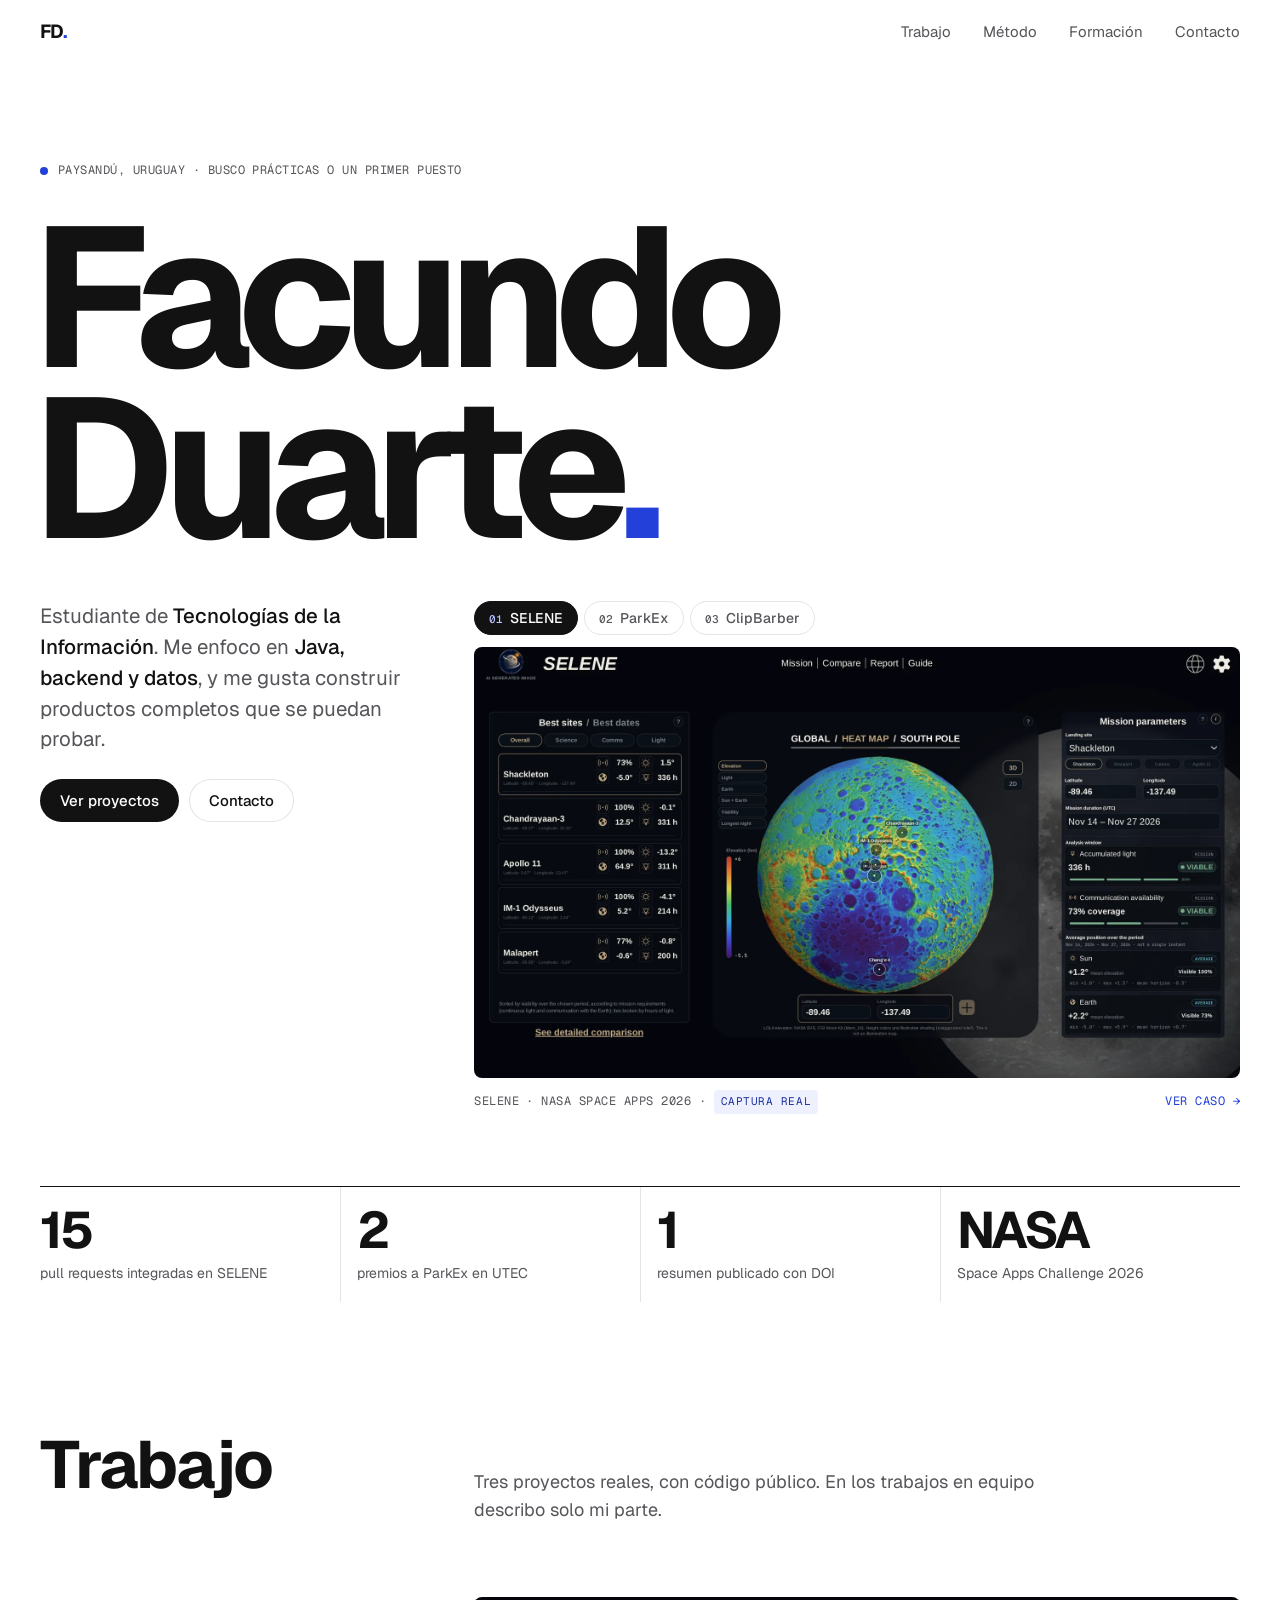
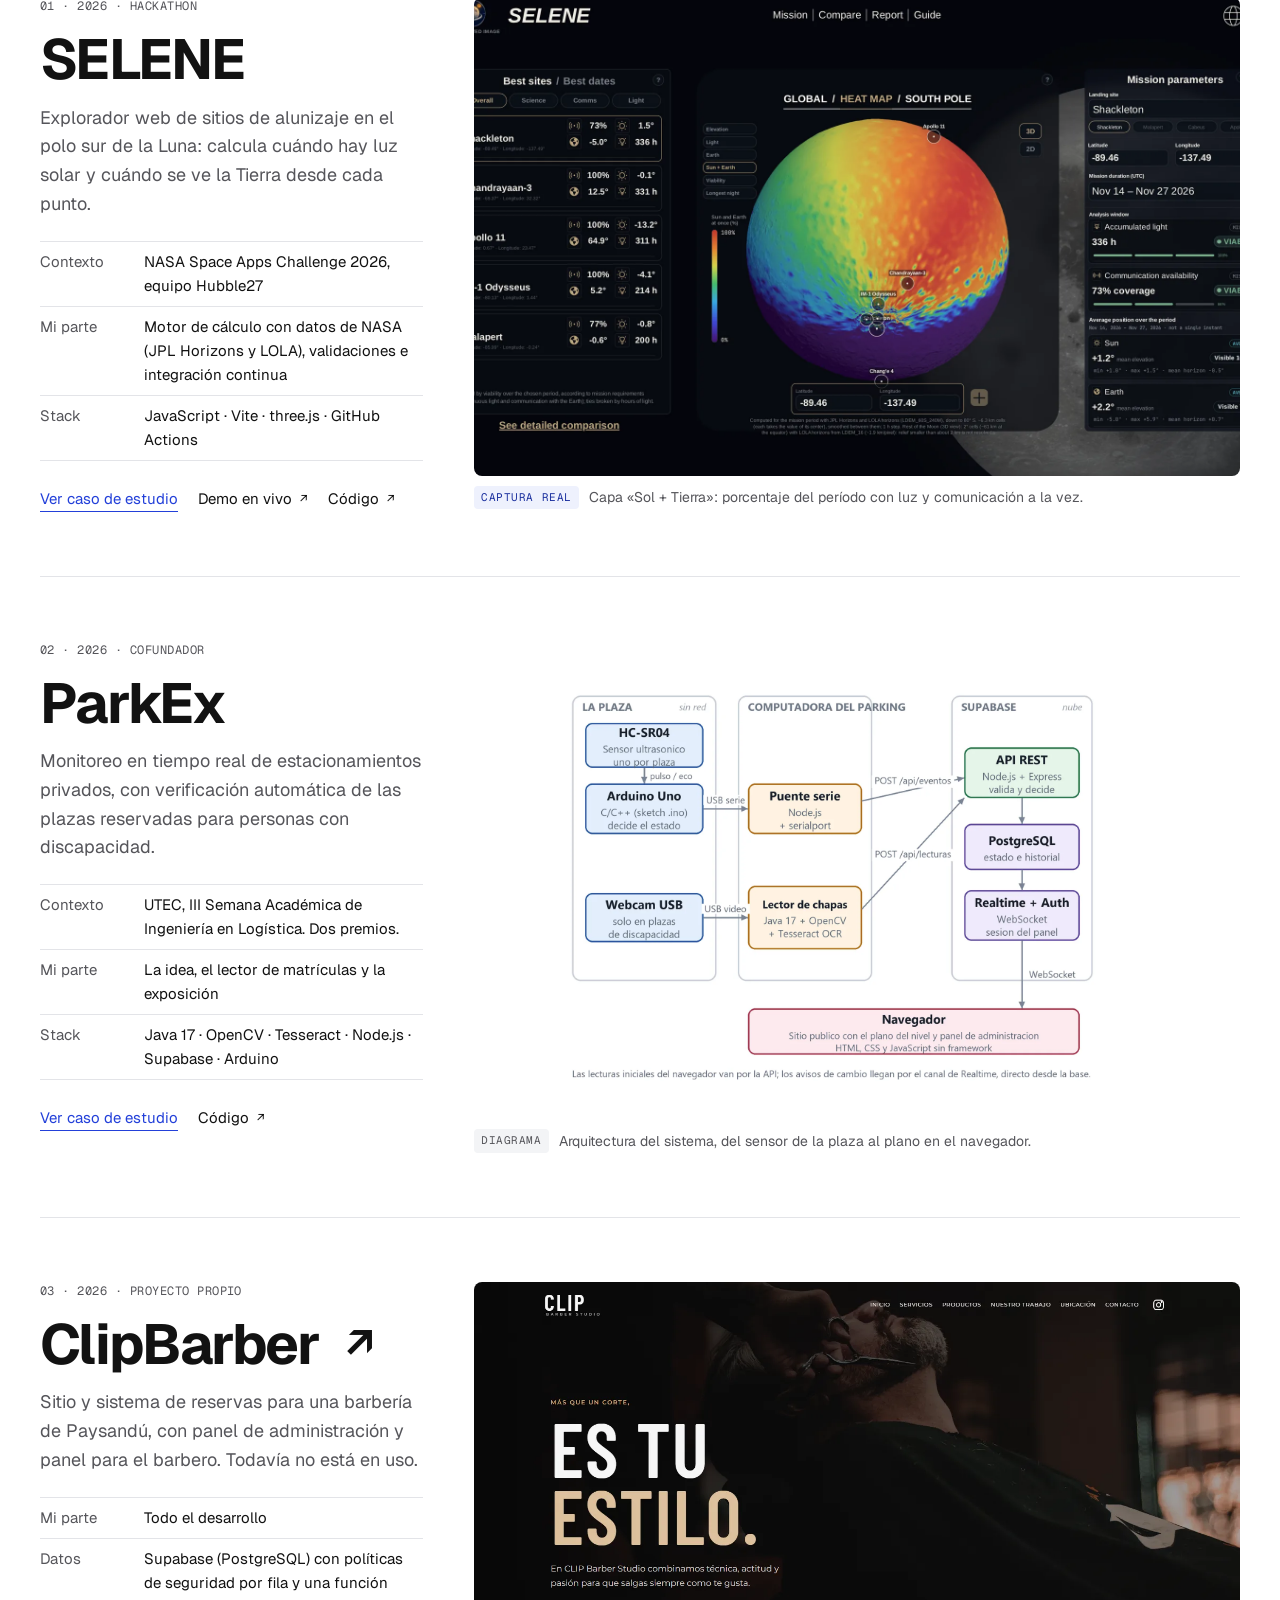
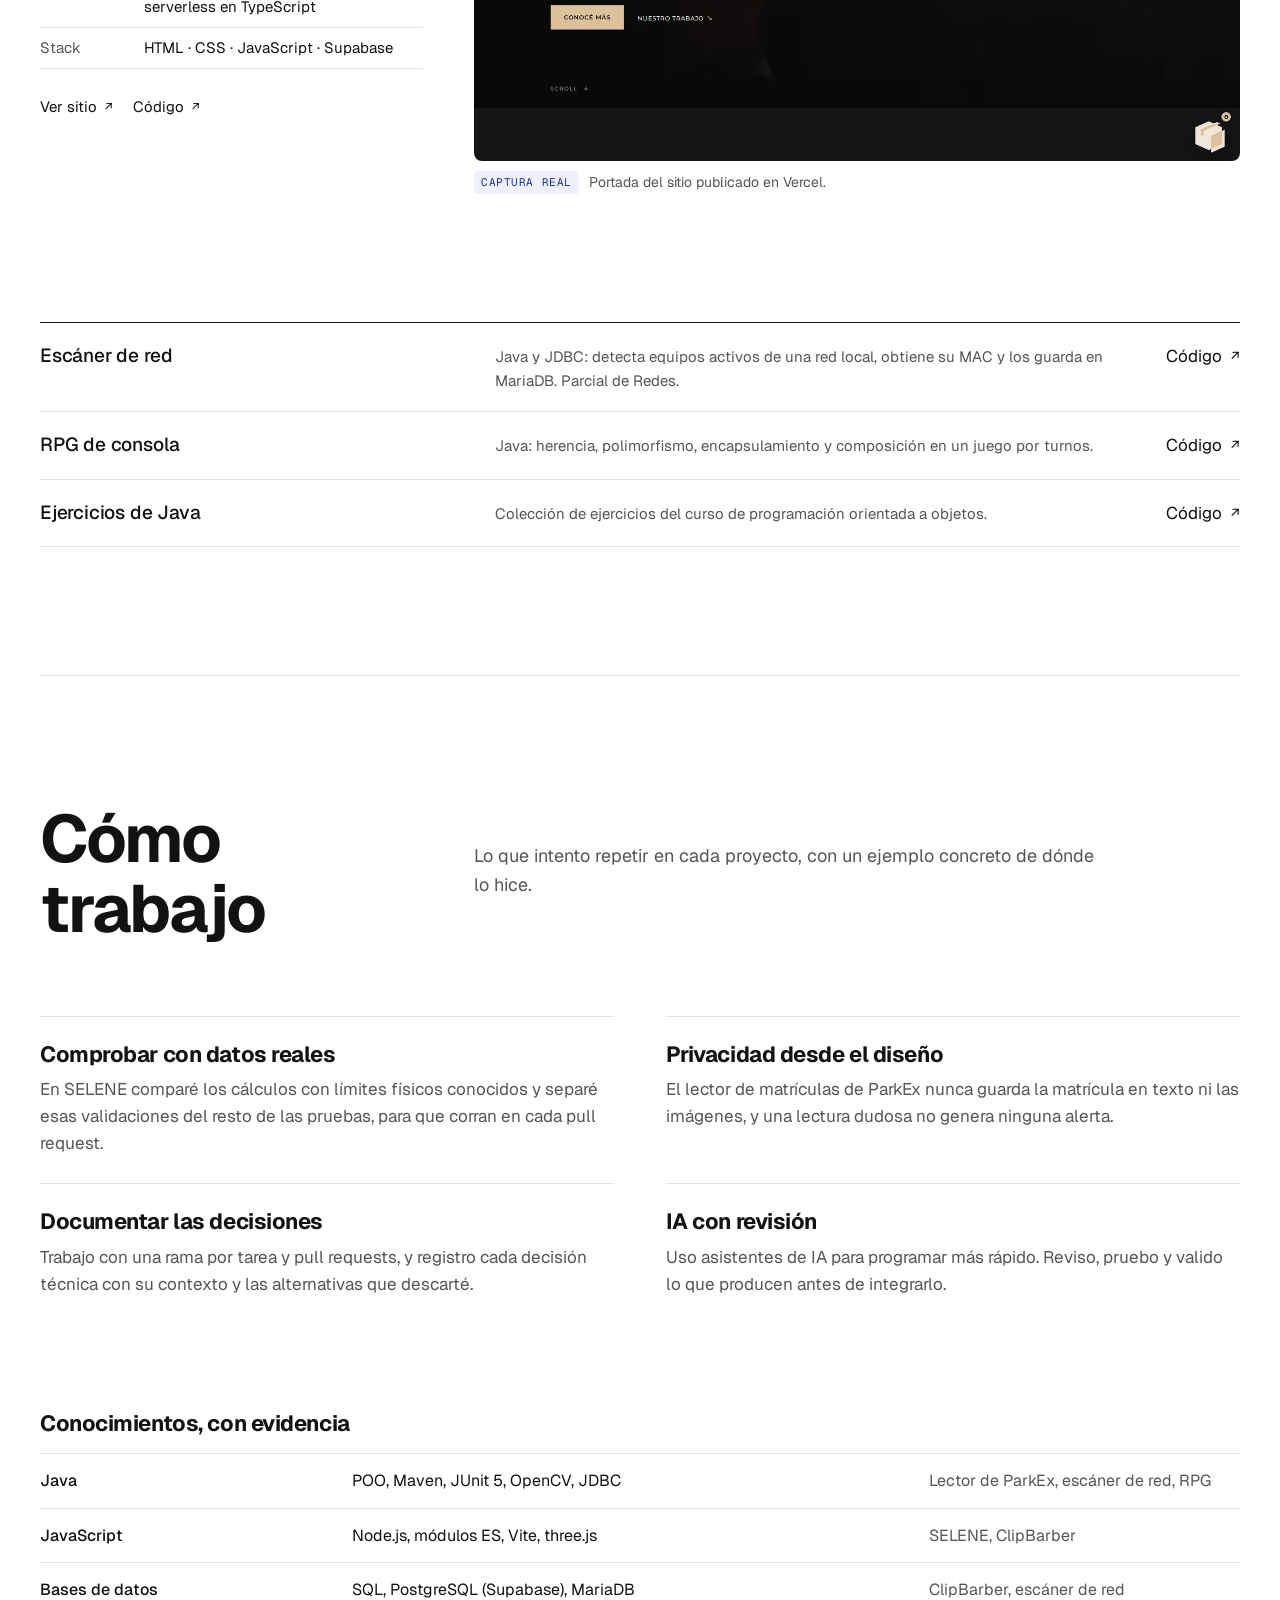
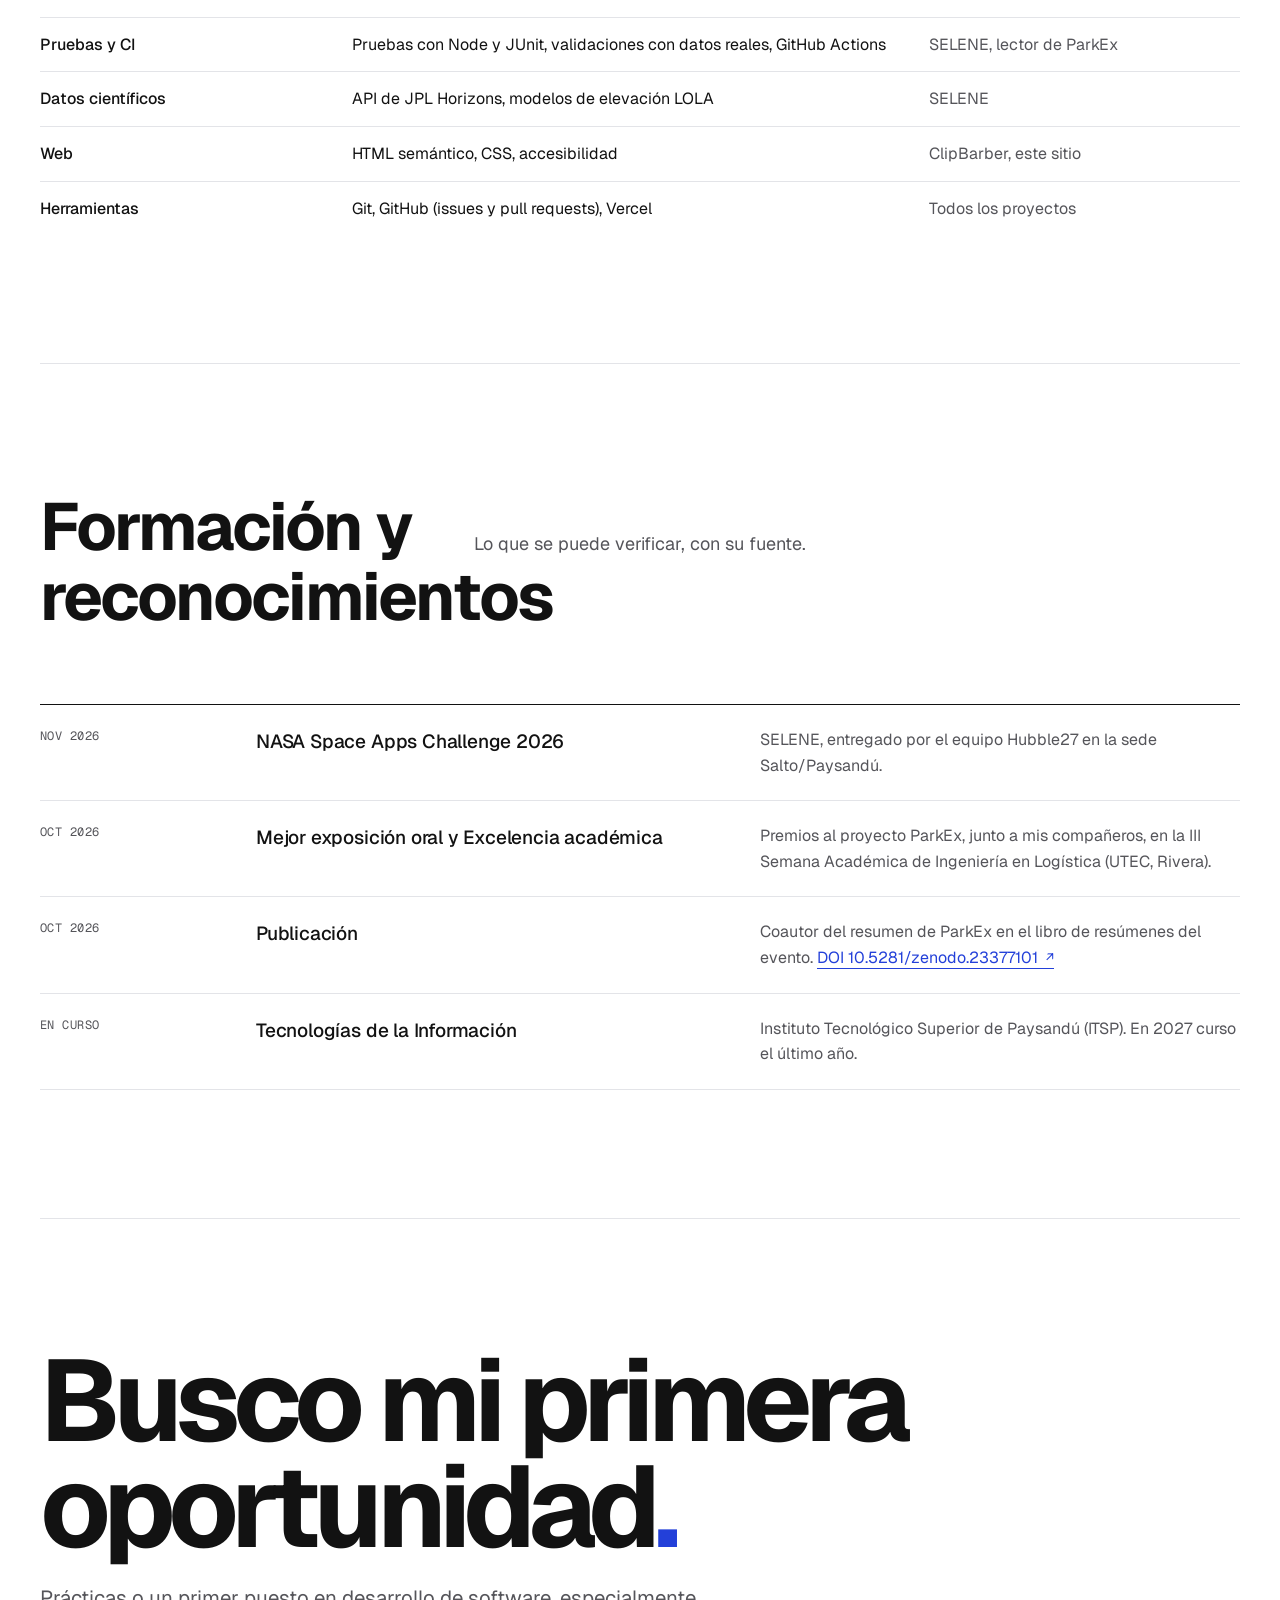
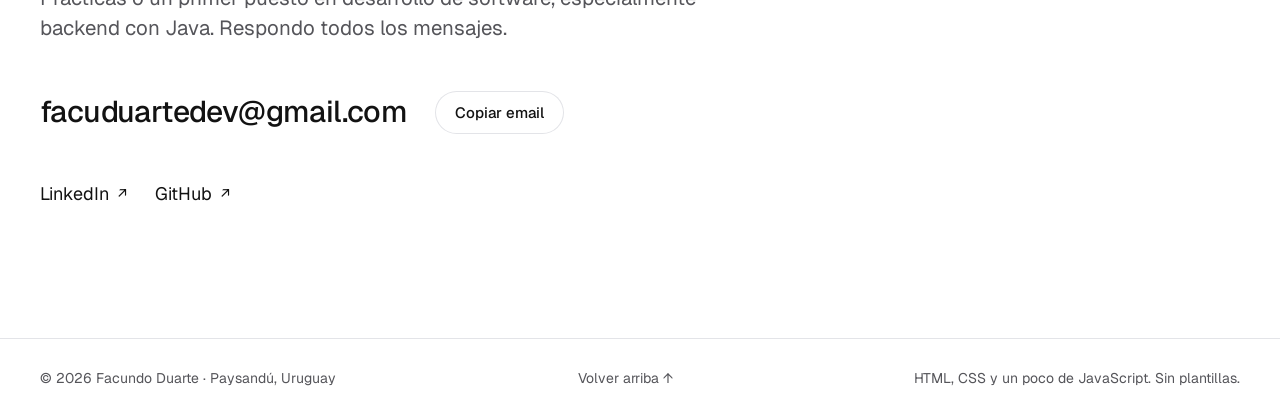
<file: index.html>
<!doctype html>
<html lang="es">
<head>
  <meta charset="utf-8">
  <meta name="viewport" content="width=device-width, initial-scale=1">
  <title>Facundo Duarte — Desarrollador Java y backend</title>
  <meta name="description" content="Portfolio de Facundo Duarte, estudiante de Tecnologías de la Información en Paysandú, Uruguay. Proyectos en Java, backend y datos: SELENE, ParkEx y ClipBarber.">
  <link rel="canonical" href="https://facuduarte-dev.github.io/">
  <meta name="theme-color" content="#ffffff">

  <meta property="og:type" content="website">
  <meta property="og:locale" content="es_UY">
  <meta property="og:site_name" content="Facundo Duarte">
  <meta property="og:title" content="Facundo Duarte — Desarrollador Java y backend">
  <meta property="og:description" content="Proyectos con datos reales: SELENE (NASA Space Apps 2026), ParkEx (premiado en UTEC) y ClipBarber.">
  <meta property="og:url" content="https://facuduarte-dev.github.io/">
  <meta property="og:image" content="https://facuduarte-dev.github.io/assets/img/og-inicio.jpg">
  <meta property="og:image:width" content="1200">
  <meta property="og:image:height" content="630">
  <meta property="og:image:alt" content="Facundo Duarte, portfolio de desarrollo Java y backend, junto a una captura de SELENE.">
  <meta name="twitter:card" content="summary_large_image">

  <link rel="icon" href="assets/favicon.svg" type="image/svg+xml">
  <link rel="preconnect" href="https://fonts.googleapis.com">
  <link rel="preconnect" href="https://fonts.gstatic.com" crossorigin>
  <link rel="stylesheet" href="https://fonts.googleapis.com/css2?family=Geist:wght@400;500;700&family=Geist+Mono&display=swap">
  <link rel="stylesheet" href="assets/css/estilos.css">
  <link rel="preload" as="image" href="assets/img/selene-mapa-calor.webp">

  <script type="application/ld+json">
  {
    "@context": "https://schema.org",
    "@type": "Person",
    "name": "Facundo Duarte",
    "url": "https://facuduarte-dev.github.io/",
    "jobTitle": "Estudiante de Tecnologías de la Información",
    "address": { "@type": "PostalAddress", "addressLocality": "Paysandú", "addressCountry": "UY" },
    "sameAs": ["https://github.com/facuduarte-dev", "https://www.linkedin.com/in/facundo-duarte-dev/"]
  }
  </script>
</head>
<body>
  <a class="saltar" href="#contenido">Saltar al contenido</a>

  <header class="cabecera">
    <div class="contenedor">
      <a class="marca" href="./" aria-label="Facundo Duarte, inicio">FD<span>.</span></a>
      <nav class="nav" aria-label="Principal">
        <a href="#trabajo">Trabajo</a>
        <a href="#metodo" class="opcional">Método</a>
        <a href="#formacion" class="opcional">Formación</a>
        <a href="#contacto">Contacto</a>
      </nav>
    </div>
  </header>

  <main id="contenido">
    <section class="portada contenedor" aria-labelledby="titulo">
      <p class="estado mono"><span class="punto-estado" aria-hidden="true"></span>Paysandú, Uruguay · Busco prácticas o un primer puesto</p>
      <h1 id="titulo">Facundo<br>Duarte<span class="punto">.</span></h1>

      <div class="portada-pie">
        <div>
          <p class="bajada">Estudiante de <strong>Tecnologías de la Información</strong>. Me enfoco en <strong>Java, backend y datos</strong>, y me gusta construir productos completos que se puedan probar.</p>
          <div class="portada-acciones">
            <a class="boton" href="#trabajo">Ver proyectos</a>
            <a class="boton boton-claro" href="#contacto">Contacto</a>
          </div>
        </div>

        <div class="visor" data-visor>
          <div class="visor-pestanas" role="group" aria-label="Elegir proyecto">
            <button type="button" aria-pressed="true" data-i="0"><span>01</span>SELENE</button>
            <button type="button" aria-pressed="false" data-i="1"><span>02</span>ParkEx</button>
            <button type="button" aria-pressed="false" data-i="2"><span>03</span>ClipBarber</button>
          </div>
          <a class="destacada" href="selene/" data-visor-enlace>
            <figure>
              <div class="marco">
                <img data-visor-img src="assets/img/selene-mapa-calor.webp" width="1800" height="1012" alt="SELENE mostrando la Luna en 3D coloreada por elevación, con los sitios de alunizaje Shackleton, Malapert, Chandrayaan-3 e IM-1 marcados." fetchpriority="high">
              </div>
              <figcaption>
                <span class="mono" data-visor-pie>SELENE · NASA Space Apps 2026 · <span class="tipo tipo-real">Captura real</span></span>
                <span class="ver" data-visor-ver>Ver caso →</span>
              </figcaption>
            </figure>
          </a>
          <template data-visor-datos>
            <div data-href="selene/" data-src="assets/img/selene-mapa-calor.webp" data-w="1800" data-h="1012" data-ver="Ver caso →" data-alt="SELENE mostrando la Luna en 3D coloreada por elevación, con los sitios de alunizaje Shackleton, Malapert, Chandrayaan-3 e IM-1 marcados.">SELENE · NASA Space Apps 2026 · <span class="tipo tipo-real">Captura real</span></div>
            <div data-href="parkex/" data-src="assets/img/parkex-arquitectura.webp" data-w="1600" data-h="1130" data-contener data-ver="Ver caso →" data-alt="Diagrama de arquitectura de ParkEx: sensor y Arduino en la plaza, puente serie y lector de chapas en la computadora del parking, y Supabase conectado al navegador.">ParkEx · UTEC 2026 · <span class="tipo">Diagrama</span></div>
            <div data-href="https://clip-barber.vercel.app/" data-src="assets/img/clipbarber-escritorio.webp" data-w="1440" data-h="900" data-ver="Ver sitio ↗" data-alt="Portada del sitio de CLIP Barber Studio con el título «Es tu estilo».">ClipBarber · Sitio publicado · <span class="tipo tipo-real">Captura real</span></div>
          </template>
        </div>
      </div>

      <ul class="logros" aria-label="Logros verificables">
        <li><a href="https://github.com/lucioooofacc/Selene-SpaceApps/pulls?q=is%3Apr+author%3Afacuduarte-dev+is%3Amerged" rel="noopener"><strong>15</strong><span>pull requests integradas en SELENE</span></a></li>
        <li><a href="parkex/#reconocimiento"><strong>2</strong><span>premios a ParkEx en UTEC</span></a></li>
        <li><a href="https://doi.org/10.5281/zenodo.23377101" rel="noopener"><strong>1</strong><span>resumen publicado con DOI</span></a></li>
        <li><a href="selene/"><strong>NASA</strong><span>Space Apps Challenge 2026</span></a></li>
      </ul>
    </section>

    <section id="trabajo" class="seccion contenedor" aria-labelledby="titulo-trabajo">
      <div class="seccion-cabeza">
        <h2 id="titulo-trabajo">Trabajo</h2>
        <p>Tres proyectos reales, con código público. En los trabajos en equipo describo solo mi parte.</p>
      </div>

      <article class="proyecto" aria-labelledby="p-selene">
        <div>
          <span class="proyecto-num mono">01 · 2026 · Hackathon</span>
          <h3 id="p-selene"><a href="selene/">SELENE</a></h3>
          <p class="resumen">Explorador web de sitios de alunizaje en el polo sur de la Luna: calcula cuándo hay luz solar y cuándo se ve la Tierra desde cada punto.</p>
          <ul class="datos">
            <li><span>Contexto</span><span>NASA Space Apps Challenge 2026, equipo Hubble27</span></li>
            <li><span>Mi parte</span><span>Motor de cálculo con datos de NASA (JPL Horizons y LOLA), validaciones e integración continua</span></li>
            <li><span>Stack</span><span>JavaScript · Vite · three.js · GitHub Actions</span></li>
          </ul>
          <div class="acciones">
            <a class="enlace enlace-acento" href="selene/">Ver caso de estudio</a>
            <a class="enlace externo" href="https://selene-space-apps.vercel.app/" rel="noopener">Demo en vivo</a>
            <a class="enlace externo" href="https://github.com/lucioooofacc/Selene-SpaceApps" rel="noopener">Código</a>
          </div>
        </div>
        <figure>
          <div class="marco">
            <img src="assets/img/selene-sol-tierra.webp" width="1800" height="1012" loading="lazy" alt="Capa de SELENE que muestra en qué porcentaje del período se ven a la vez el Sol y la Tierra en cada zona de la Luna.">
          </div>
          <figcaption><span class="tipo tipo-real">Captura real</span> Capa «Sol + Tierra»: porcentaje del período con luz y comunicación a la vez.</figcaption>
        </figure>
      </article>

      <article class="proyecto" aria-labelledby="p-parkex">
        <div>
          <span class="proyecto-num mono">02 · 2026 · Cofundador</span>
          <h3 id="p-parkex"><a href="parkex/">ParkEx</a></h3>
          <p class="resumen">Monitoreo en tiempo real de estacionamientos privados, con verificación automática de las plazas reservadas para personas con discapacidad.</p>
          <ul class="datos">
            <li><span>Contexto</span><span>UTEC, III Semana Académica de Ingeniería en Logística. Dos premios.</span></li>
            <li><span>Mi parte</span><span>La idea, el lector de matrículas y la exposición</span></li>
            <li><span>Stack</span><span>Java 17 · OpenCV · Tesseract · Node.js · Supabase · Arduino</span></li>
          </ul>
          <div class="acciones">
            <a class="enlace enlace-acento" href="parkex/">Ver caso de estudio</a>
            <a class="enlace externo" href="https://github.com/facuduarte-dev/ParkEx" rel="noopener">Código</a>
          </div>
        </div>
        <figure>
          <div class="marco contener">
            <img src="assets/img/parkex-arquitectura.webp" width="1600" height="1130" loading="lazy" alt="Diagrama de ParkEx: sensor y Arduino en la plaza, puente serie y lector de chapas en la computadora del parking, API, PostgreSQL y Realtime en Supabase, y el navegador.">
          </div>
          <figcaption><span class="tipo">Diagrama</span> Arquitectura del sistema, del sensor de la plaza al plano en el navegador.</figcaption>
        </figure>
      </article>

      <article class="proyecto" aria-labelledby="p-clip">
        <div>
          <span class="proyecto-num mono">03 · 2026 · Proyecto propio</span>
          <h3 id="p-clip"><a class="externo" href="https://clip-barber.vercel.app/" rel="noopener">ClipBarber</a></h3>
          <p class="resumen">Sitio y sistema de reservas para una barbería de Paysandú, con panel de administración y panel para el barbero. Todavía no está en uso.</p>
          <ul class="datos">
            <li><span>Mi parte</span><span>Todo el desarrollo</span></li>
            <li><span>Datos</span><span>Supabase (PostgreSQL) con políticas de seguridad por fila y una función serverless en TypeScript</span></li>
            <li><span>Stack</span><span>HTML · CSS · JavaScript · Supabase</span></li>
          </ul>
          <div class="acciones">
            <a class="enlace externo" href="https://clip-barber.vercel.app/" rel="noopener">Ver sitio</a>
            <a class="enlace externo" href="https://github.com/facuduarte-dev/clip-barber" rel="noopener">Código</a>
          </div>
        </div>
        <figure>
          <div class="marco">
            <img src="assets/img/clipbarber-escritorio.webp" width="1440" height="900" loading="lazy" alt="Portada del sitio de CLIP Barber Studio con el título «Es tu estilo» sobre una foto de un barbero trabajando.">
          </div>
          <figcaption><span class="tipo tipo-real">Captura real</span> Portada del sitio publicado en Vercel.</figcaption>
        </figure>
      </article>

      <ul class="otros" aria-label="Otros trabajos">
        <li>
          <strong>Escáner de red</strong>
          <span>Java y JDBC: detecta equipos activos de una red local, obtiene su MAC y los guarda en MariaDB. Parcial de Redes.</span>
          <a class="enlace externo" href="https://github.com/facuduarte-dev/network-scanner-java" rel="noopener">Código</a>
        </li>
        <li>
          <strong>RPG de consola</strong>
          <span>Java: herencia, polimorfismo, encapsulamiento y composición en un juego por turnos.</span>
          <a class="enlace externo" href="https://github.com/facuduarte-dev/rpg-java-console" rel="noopener">Código</a>
        </li>
        <li>
          <strong>Ejercicios de Java</strong>
          <span>Colección de ejercicios del curso de programación orientada a objetos.</span>
          <a class="enlace externo" href="https://github.com/facuduarte-dev/java-ejercicios" rel="noopener">Código</a>
        </li>
      </ul>
    </section>

    <section id="metodo" class="seccion contenedor" aria-labelledby="titulo-metodo">
      <div class="seccion-cabeza">
        <h2 id="titulo-metodo">Cómo trabajo</h2>
        <p>Lo que intento repetir en cada proyecto, con un ejemplo concreto de dónde lo hice.</p>
      </div>

      <div class="metodo">
        <article>
          <h3>Comprobar con datos reales</h3>
          <p>En SELENE comparé los cálculos con límites físicos conocidos y separé esas validaciones del resto de las pruebas, para que corran en cada pull request.</p>
        </article>
        <article>
          <h3>Privacidad desde el diseño</h3>
          <p>El lector de matrículas de ParkEx nunca guarda la matrícula en texto ni las imágenes, y una lectura dudosa no genera ninguna alerta.</p>
        </article>
        <article>
          <h3>Documentar las decisiones</h3>
          <p>Trabajo con una rama por tarea y pull requests, y registro cada decisión técnica con su contexto y las alternativas que descarté.</p>
        </article>
        <article>
          <h3>IA con revisión</h3>
          <p>Uso asistentes de IA para programar más rápido. Reviso, pruebo y valido lo que producen antes de integrarlo.</p>
        </article>
      </div>

      <div class="stack">
        <h3>Conocimientos, con evidencia</h3>
        <div class="desplazable">
          <table>
            <tbody>
              <tr><th scope="row">Java</th><td>POO, Maven, JUnit 5, OpenCV, JDBC</td><td>Lector de ParkEx, escáner de red, RPG</td></tr>
              <tr><th scope="row">JavaScript</th><td>Node.js, módulos ES, Vite, three.js</td><td>SELENE, ClipBarber</td></tr>
              <tr><th scope="row">Bases de datos</th><td>SQL, PostgreSQL (Supabase), MariaDB</td><td>ClipBarber, escáner de red</td></tr>
              <tr><th scope="row">Pruebas y CI</th><td>Pruebas con Node y JUnit, validaciones con datos reales, GitHub Actions</td><td>SELENE, lector de ParkEx</td></tr>
              <tr><th scope="row">Datos científicos</th><td>API de JPL Horizons, modelos de elevación LOLA</td><td>SELENE</td></tr>
              <tr><th scope="row">Web</th><td>HTML semántico, CSS, accesibilidad</td><td>ClipBarber, este sitio</td></tr>
              <tr><th scope="row">Herramientas</th><td>Git, GitHub (issues y pull requests), Vercel</td><td>Todos los proyectos</td></tr>
            </tbody>
          </table>
        </div>
      </div>
    </section>

    <section id="formacion" class="seccion contenedor" aria-labelledby="titulo-formacion">
      <div class="seccion-cabeza">
        <h2 id="titulo-formacion">Formación y reconocimientos</h2>
        <p>Lo que se puede verificar, con su fuente.</p>
      </div>

      <ul class="linea">
        <li>
          <span class="mono">Nov 2026</span>
          <strong>NASA Space Apps Challenge 2026</strong>
          <p>SELENE, entregado por el equipo Hubble27 en la sede Salto/Paysandú.</p>
        </li>
        <li>
          <span class="mono">Oct 2026</span>
          <strong>Mejor exposición oral y Excelencia académica</strong>
          <p>Premios al proyecto ParkEx, junto a mis compañeros, en la III Semana Académica de Ingeniería en Logística (UTEC, Rivera).</p>
        </li>
        <li>
          <span class="mono">Oct 2026</span>
          <strong>Publicación</strong>
          <p>Coautor del resumen de ParkEx en el libro de resúmenes del evento. <a class="enlace enlace-acento externo" href="https://doi.org/10.5281/zenodo.23377101" rel="noopener">DOI 10.5281/zenodo.23377101</a></p>
        </li>
        <li>
          <span class="mono">En curso</span>
          <strong>Tecnologías de la Información</strong>
          <p>Instituto Tecnológico Superior de Paysandú (ITSP). En 2027 curso el último año.</p>
        </li>
      </ul>
    </section>

    <section id="contacto" class="seccion contenedor contacto" aria-labelledby="titulo-contacto">
      <h2 id="titulo-contacto">Busco mi primera<br>oportunidad<span>.</span></h2>
      <p class="bajada" style="max-width:48ch;margin-top:24px">Prácticas o un primer puesto en desarrollo de software, especialmente backend con Java. Respondo todos los mensajes.</p>
      <div class="contacto-fila">
        <a class="correo" href="mailto:facuduartedev@gmail.com">facuduartedev@gmail.com</a>
        <button class="boton boton-claro" id="copiar-correo" type="button" data-correo="facuduartedev@gmail.com" hidden>Copiar email</button>
        <span class="aviso" id="aviso-correo" role="status" aria-live="polite"></span>
      </div>
      <div class="contacto-fila">
        <a class="enlace externo" href="https://www.linkedin.com/in/facundo-duarte-dev/" rel="noopener">LinkedIn</a>
        <a class="enlace externo" href="https://github.com/facuduarte-dev" rel="noopener">GitHub</a>
      </div>
    </section>
  </main>

  <footer class="pie">
    <div class="contenedor">
      <span>© <span id="anio">2026</span> Facundo Duarte · Paysandú, Uruguay</span>
      <a class="arriba" href="#contenido">Volver arriba ↑</a>
      <span>HTML, CSS y un poco de JavaScript. Sin plantillas.</span>
    </div>
  </footer>

  <script src="assets/js/main.js" defer></script>
</body>
</html>
</file>
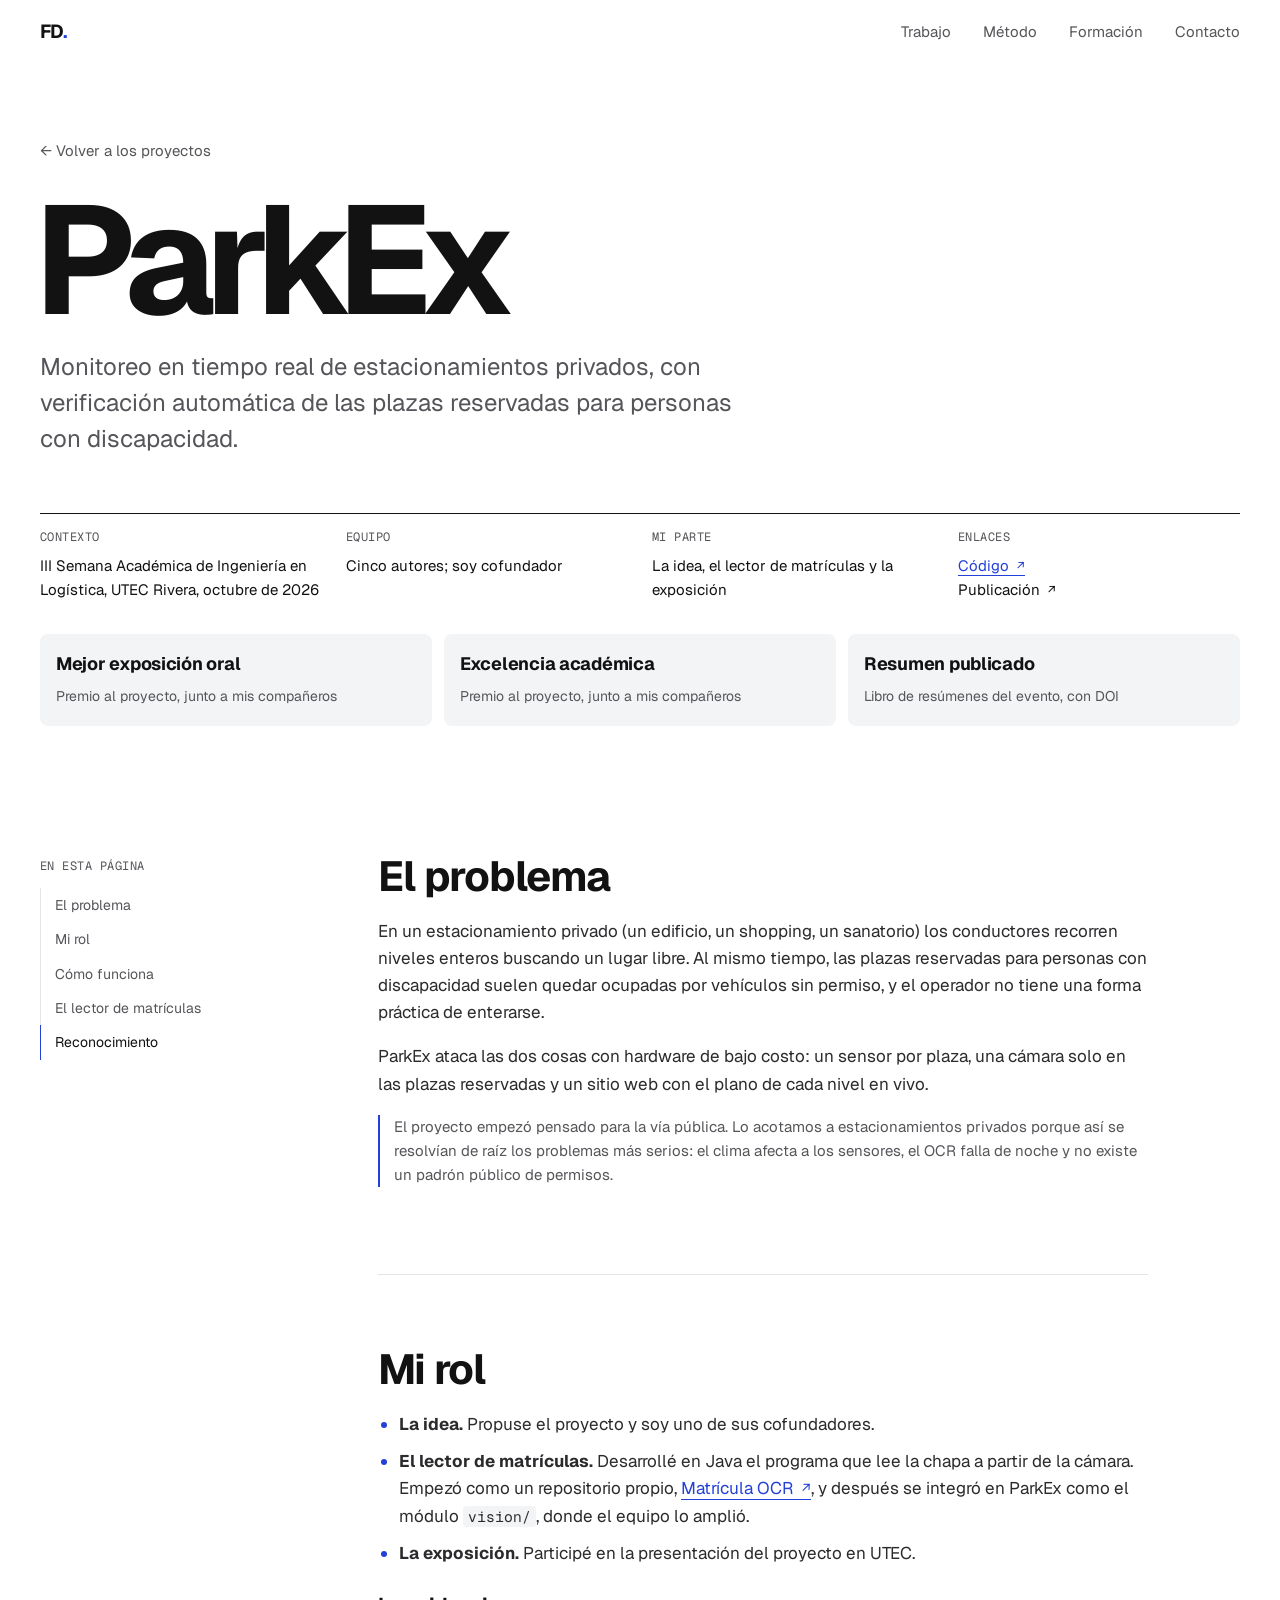
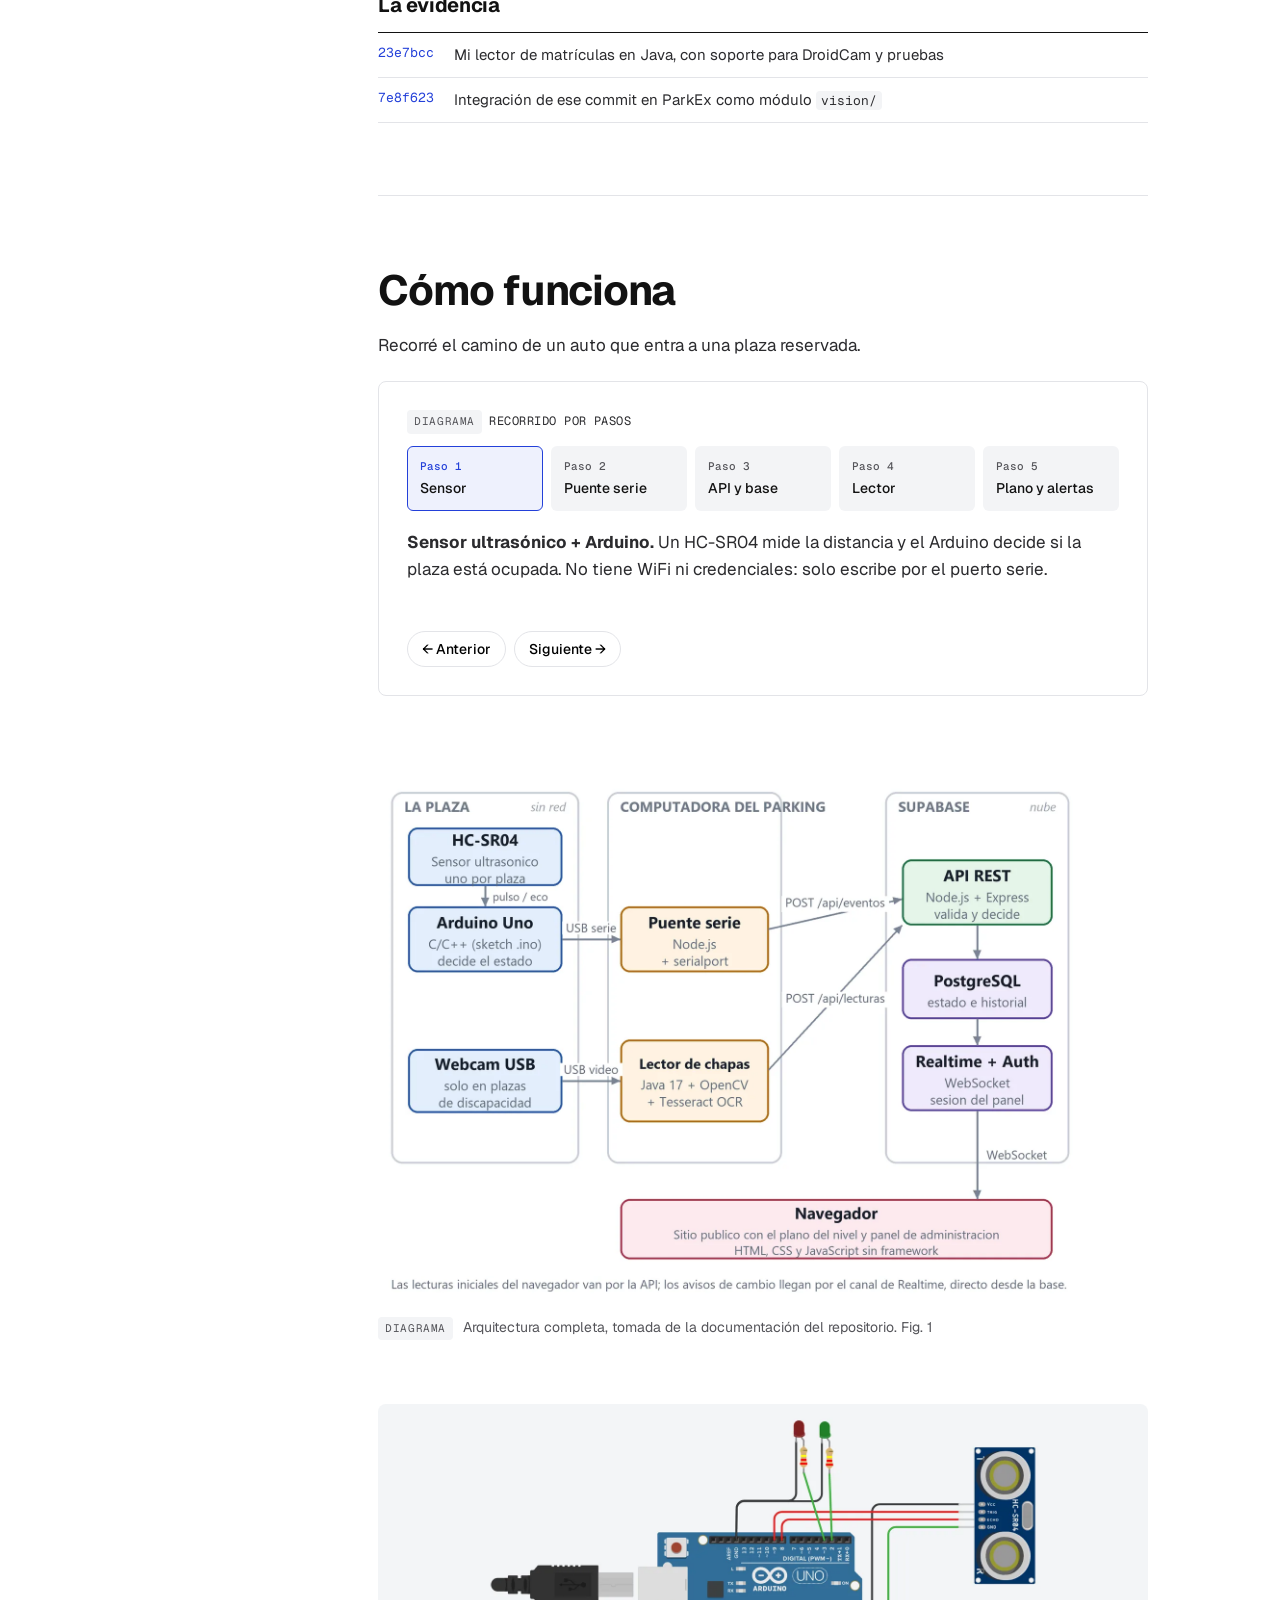
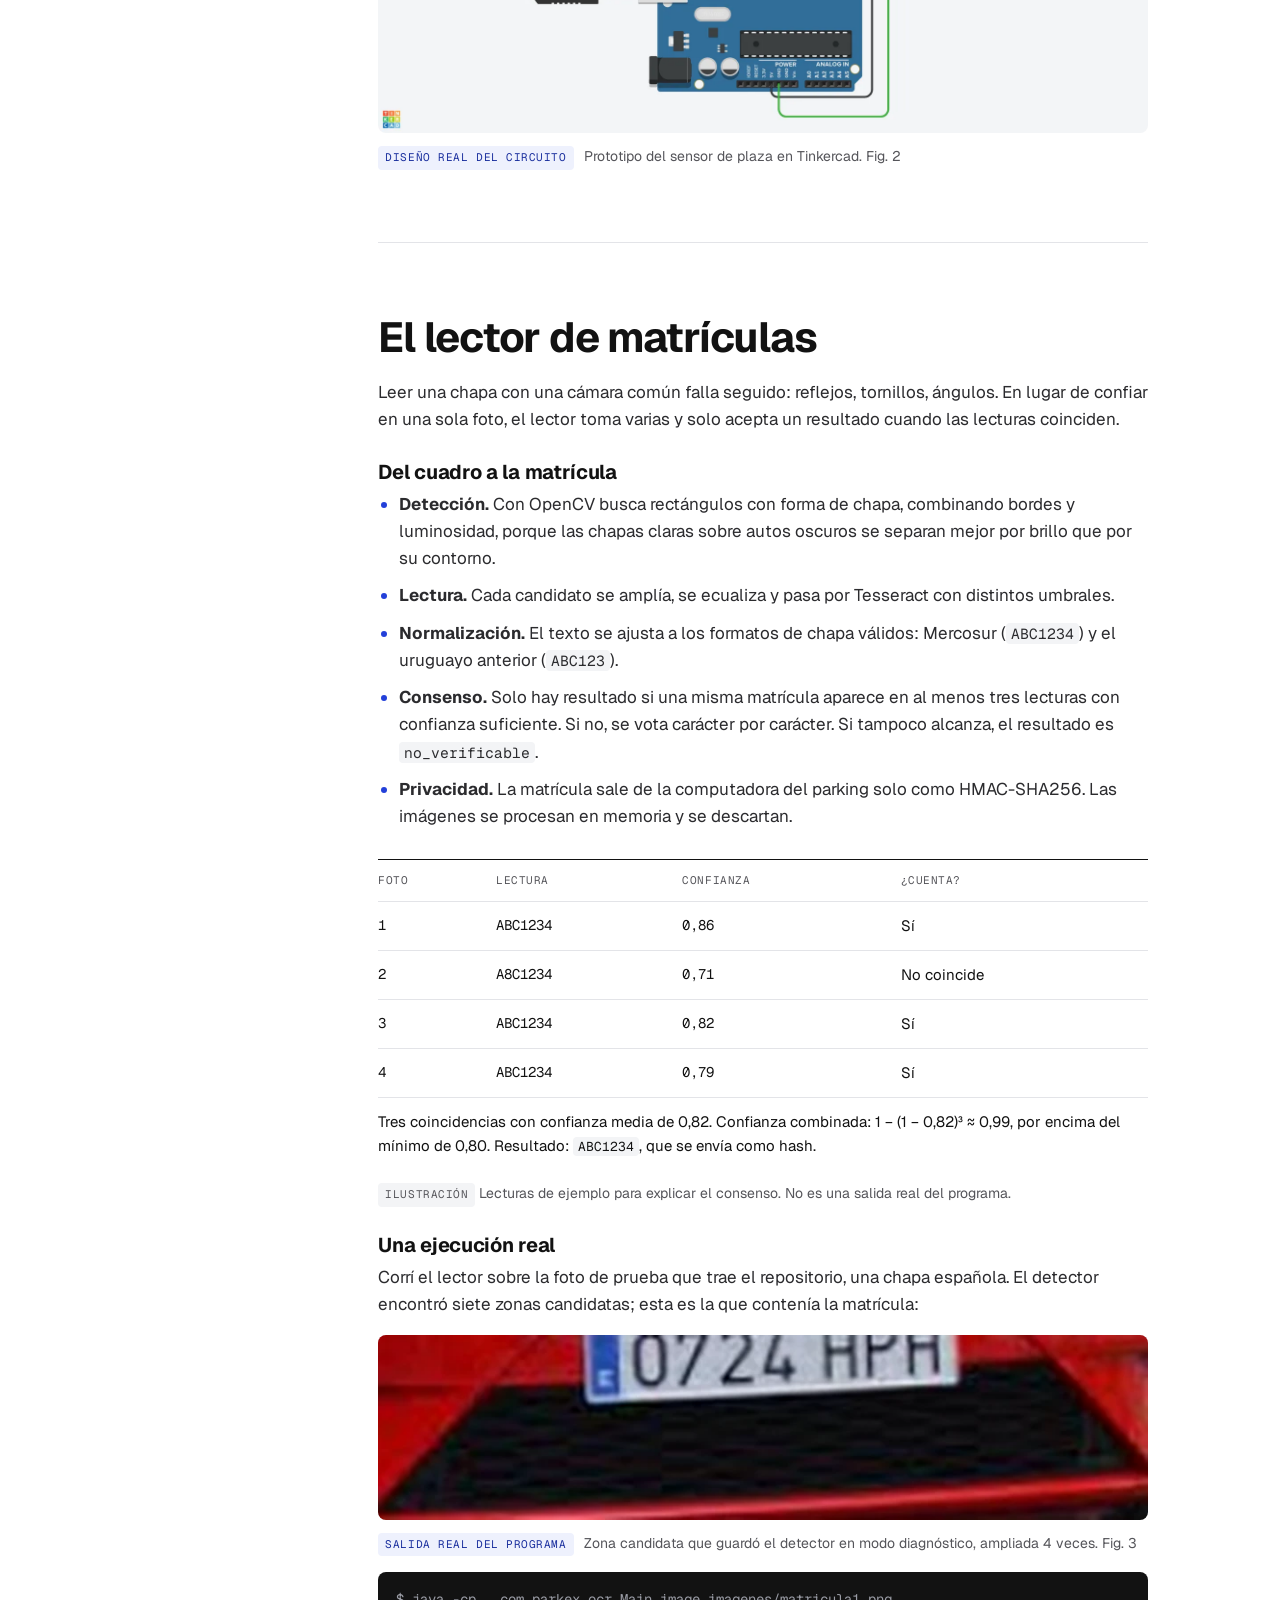
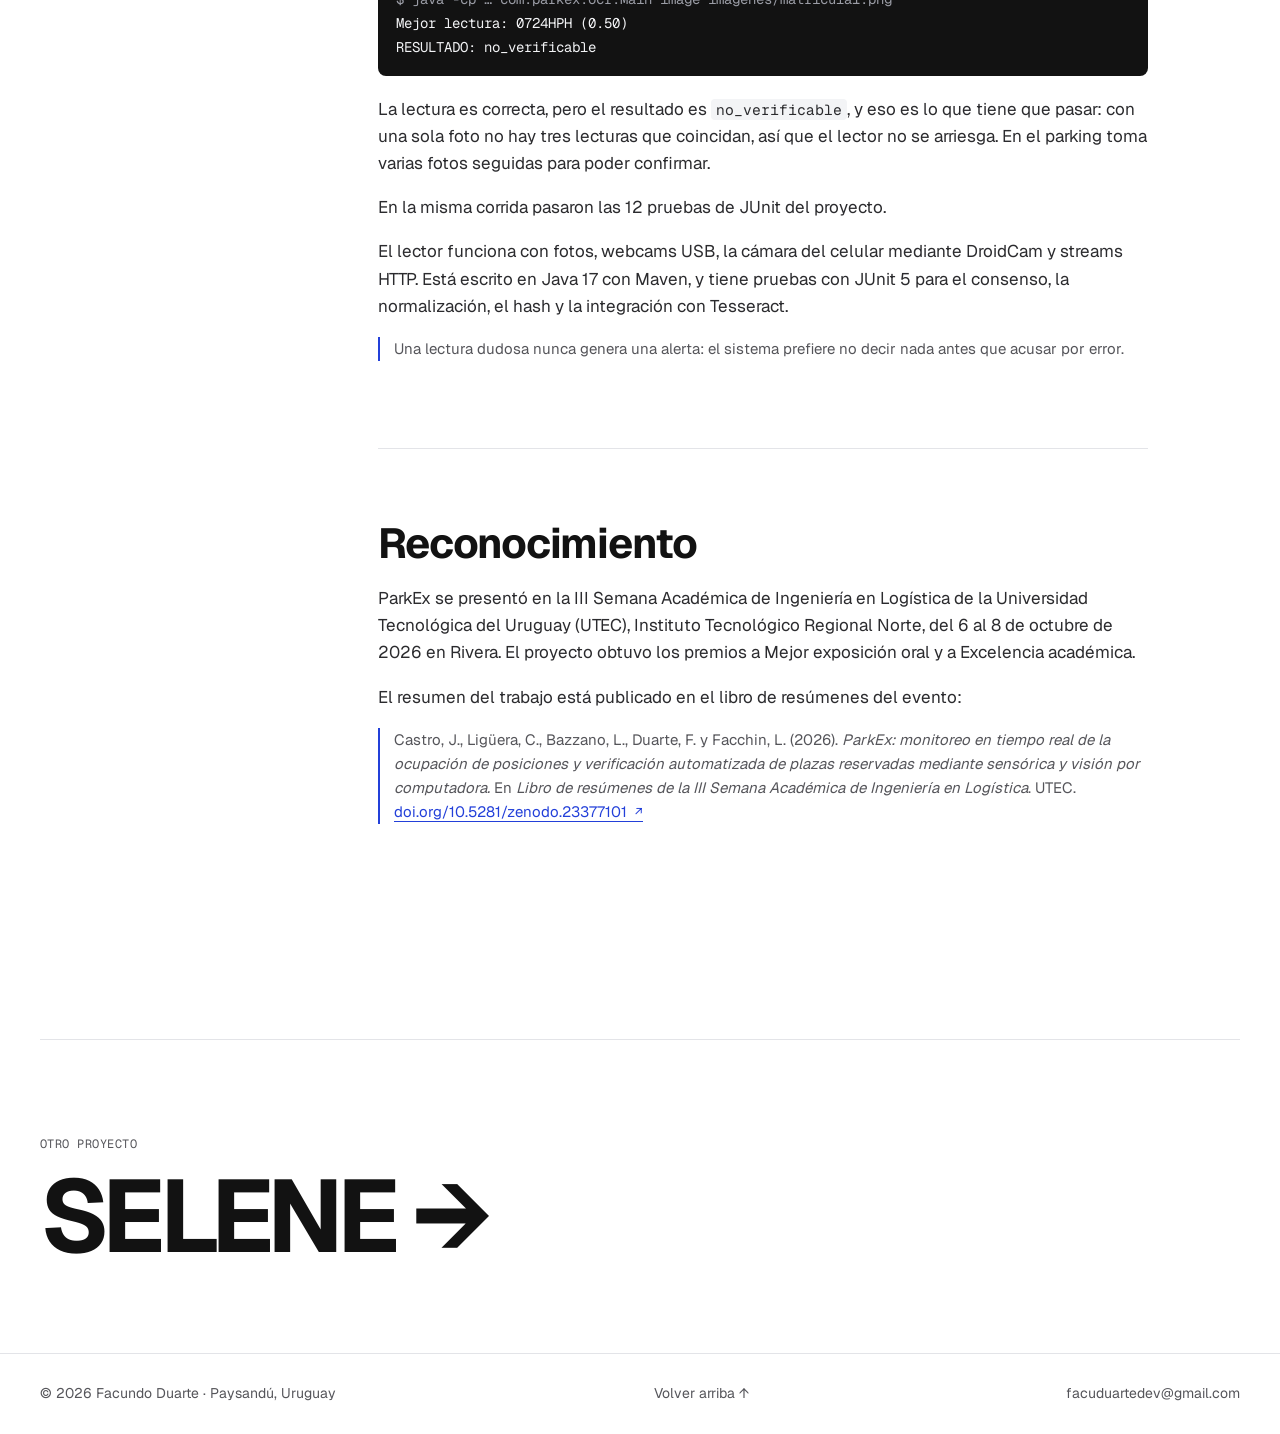
<file: parkex/index.html>
<!doctype html>
<html lang="es">
<head>
  <meta charset="utf-8">
  <meta name="viewport" content="width=device-width, initial-scale=1">
  <title>ParkEx — Caso de estudio · Facundo Duarte</title>
  <meta name="description" content="ParkEx: monitoreo en tiempo real de estacionamientos y verificación de plazas reservadas con visión por computadora. Premiado en la III Semana Académica de Ingeniería en Logística de UTEC.">
  <link rel="canonical" href="https://facuduarte-dev.github.io/parkex/">
  <meta name="theme-color" content="#ffffff">

  <meta property="og:type" content="article">
  <meta property="og:locale" content="es_UY">
  <meta property="og:site_name" content="Facundo Duarte">
  <meta property="og:title" content="ParkEx — Caso de estudio">
  <meta property="og:description" content="Del sensor de la plaza al plano en vivo, con un lector de matrículas que no guarda matrículas.">
  <meta property="og:url" content="https://facuduarte-dev.github.io/parkex/">
  <meta property="og:image" content="https://facuduarte-dev.github.io/assets/img/og-parkex.jpg">
  <meta property="og:image:width" content="1200">
  <meta property="og:image:height" content="630">
  <meta name="twitter:card" content="summary_large_image">

  <link rel="icon" href="../assets/favicon.svg" type="image/svg+xml">
  <link rel="preconnect" href="https://fonts.googleapis.com">
  <link rel="preconnect" href="https://fonts.gstatic.com" crossorigin>
  <link rel="stylesheet" href="https://fonts.googleapis.com/css2?family=Geist:wght@400;500;700&family=Geist+Mono&display=swap">
  <link rel="stylesheet" href="../assets/css/estilos.css">
</head>
<body>
  <a class="saltar" href="#contenido">Saltar al contenido</a>

  <header class="cabecera">
    <div class="contenedor">
      <a class="marca" href="../" aria-label="Facundo Duarte, inicio">FD<span>.</span></a>
      <nav class="nav" aria-label="Principal">
        <a href="../#trabajo">Trabajo</a>
        <a href="../#metodo" class="opcional">Método</a>
        <a href="../#formacion" class="opcional">Formación</a>
        <a href="../#contacto">Contacto</a>
      </nav>
    </div>
  </header>

  <main id="contenido">
    <section class="caso-portada contenedor" aria-labelledby="titulo">
      <a class="volver" href="../#trabajo">← Volver a los proyectos</a>
      <h1 id="titulo">ParkEx</h1>
      <p class="bajada">Monitoreo en tiempo real de estacionamientos privados, con verificación automática de las plazas reservadas para personas con discapacidad.</p>

      <dl class="ficha">
        <div><dt class="mono">Contexto</dt><dd>III Semana Académica de Ingeniería en Logística, UTEC Rivera, octubre de 2026</dd></div>
        <div><dt class="mono">Equipo</dt><dd>Cinco autores; soy cofundador</dd></div>
        <div><dt class="mono">Mi parte</dt><dd>La idea, el lector de matrículas y la exposición</dd></div>
        <div><dt class="mono">Enlaces</dt><dd><a class="enlace enlace-acento externo" href="https://github.com/facuduarte-dev/ParkEx" rel="noopener">Código</a><br><a class="enlace externo" href="https://doi.org/10.5281/zenodo.23377101" rel="noopener">Publicación</a></dd></div>
      </dl>

      <div class="premios">
        <div><strong>Mejor exposición oral</strong><span>Premio al proyecto, junto a mis compañeros</span></div>
        <div><strong>Excelencia académica</strong><span>Premio al proyecto, junto a mis compañeros</span></div>
        <div><strong>Resumen publicado</strong><span>Libro de resúmenes del evento, con DOI</span></div>
      </div>
    </section>

    <div class="contenedor cuerpo seccion">
      <nav class="indice" aria-label="En esta página">
        <span class="mono">En esta página</span>
        <ol>
          <li><a href="#problema">El problema</a></li>
          <li><a href="#rol">Mi rol</a></li>
          <li><a href="#sistema">Cómo funciona</a></li>
          <li><a href="#lector">El lector de matrículas</a></li>
          <li><a href="#reconocimiento">Reconocimiento</a></li>
        </ol>
      </nav>

      <div class="texto">
        <section id="problema" aria-labelledby="h-problema">
          <h2 id="h-problema">El problema</h2>
          <p>En un estacionamiento privado (un edificio, un shopping, un sanatorio) los conductores recorren niveles enteros buscando un lugar libre. Al mismo tiempo, las plazas reservadas para personas con discapacidad suelen quedar ocupadas por vehículos sin permiso, y el operador no tiene una forma práctica de enterarse.</p>
          <p>ParkEx ataca las dos cosas con hardware de bajo costo: un sensor por plaza, una cámara solo en las plazas reservadas y un sitio web con el plano de cada nivel en vivo.</p>
          <p class="nota">El proyecto empezó pensado para la vía pública. Lo acotamos a estacionamientos privados porque así se resolvían de raíz los problemas más serios: el clima afecta a los sensores, el OCR falla de noche y no existe un padrón público de permisos.</p>
        </section>

        <section id="rol" aria-labelledby="h-rol">
          <h2 id="h-rol">Mi rol</h2>
          <ul>
            <li><strong>La idea.</strong> Propuse el proyecto y soy uno de sus cofundadores.</li>
            <li><strong>El lector de matrículas.</strong> Desarrollé en Java el programa que lee la chapa a partir de la cámara. Empezó como un repositorio propio, <a class="enlace enlace-acento externo" href="https://github.com/facuduarte-dev/matricula-ocr" rel="noopener">Matrícula OCR</a>, y después se integró en ParkEx como el módulo <code>vision/</code>, donde el equipo lo amplió.</li>
            <li><strong>La exposición.</strong> Participé en la presentación del proyecto en UTEC.</li>
          </ul>

          <h3>La evidencia</h3>
          <ul class="evidencia">
            <li><a class="num" href="https://github.com/facuduarte-dev/matricula-ocr/commit/23e7bcc82f0e1636971b12cc593cadf91d06e3c0" rel="noopener">23e7bcc</a><a href="https://github.com/facuduarte-dev/matricula-ocr/commit/23e7bcc82f0e1636971b12cc593cadf91d06e3c0" rel="noopener">Mi lector de matrículas en Java, con soporte para DroidCam y pruebas</a></li>
            <li><a class="num" href="https://github.com/facuduarte-dev/ParkEx/commit/7e8f6235c01ff23e210a376a12b84738fc336b1d" rel="noopener">7e8f623</a><a href="https://github.com/facuduarte-dev/ParkEx/commit/7e8f6235c01ff23e210a376a12b84738fc336b1d" rel="noopener">Integración de ese commit en ParkEx como módulo <code>vision/</code></a></li>
          </ul>
        </section>

        <section id="sistema" aria-labelledby="h-sistema">
          <h2 id="h-sistema">Cómo funciona</h2>
          <p>Recorré el camino de un auto que entra a una plaza reservada.</p>

          <div class="recorrido" data-recorrido>
            <p class="mono" style="margin:0 0 12px"><span class="tipo">Diagrama</span> Recorrido por pasos</p>
            <ol class="recorrido-pasos">
              <li><button type="button" aria-pressed="true"><span>Paso 1</span>Sensor</button></li>
              <li><button type="button" aria-pressed="false"><span>Paso 2</span>Puente serie</button></li>
              <li><button type="button" aria-pressed="false"><span>Paso 3</span>API y base</button></li>
              <li><button type="button" aria-pressed="false"><span>Paso 4</span>Lector</button></li>
              <li><button type="button" aria-pressed="false"><span>Paso 5</span>Plano y alertas</button></li>
            </ol>
            <div class="recorrido-detalle" aria-live="polite">
              <div><p><strong>Sensor ultrasónico + Arduino.</strong> Un HC-SR04 mide la distancia y el Arduino decide si la plaza está ocupada. No tiene WiFi ni credenciales: solo escribe por el puerto serie.</p></div>
              <div><p><strong>Puente serie (Node.js).</strong> Una computadora del parking traduce cada línea del Arduino en una petición a la API. Toda la conectividad vive en esa única máquina.</p></div>
              <div><p><strong>API y Supabase.</strong> Una API en Express valida el evento y lo guarda en PostgreSQL. Supabase Realtime avisa al instante a los navegadores conectados.</p></div>
              <div><p><strong>Lector de matrículas (Java).</strong> Si la plaza es reservada, la cámara toma varias fotos, el lector busca la chapa, comprueba el distintivo de discapacidad y reporta solo un hash de la matrícula y el resultado.</p></div>
              <div><p><strong>Plano en vivo y alertas.</strong> El plano SVG del nivel se repinta sin recargar la página. Si el vehículo no tiene distintivo, aparece una alerta para que la revise una persona: el sistema no sanciona.</p></div>
            </div>
            <div class="recorrido-control" hidden>
              <button type="button" data-anterior>← Anterior</button>
              <button type="button" data-siguiente>Siguiente →</button>
            </div>
          </div>

          <figure class="figura">
            <div class="marco">
              <img src="../assets/img/parkex-arquitectura.webp" width="1600" height="1130" loading="lazy" alt="Diagrama de arquitectura de ParkEx con tres zonas: la plaza (sensor, Arduino y webcam), la computadora del parking (puente serie y lector de chapas) y Supabase (API REST, PostgreSQL, Realtime), conectadas al navegador.">
            </div>
            <figcaption><span class="tipo">Diagrama</span> Arquitectura completa, tomada de la documentación del repositorio. Fig. 1</figcaption>
          </figure>

          <figure class="figura">
            <div class="marco">
              <img src="../assets/img/parkex-tinkercad.webp" width="1600" height="684" loading="lazy" alt="Circuito en Tinkercad: un Arduino Uno conectado a un sensor ultrasónico HC-SR04 y a dos LED, uno rojo y uno verde.">
            </div>
            <figcaption><span class="tipo tipo-real">Diseño real del circuito</span> Prototipo del sensor de plaza en Tinkercad. Fig. 2</figcaption>
          </figure>
        </section>

        <section id="lector" aria-labelledby="h-lector">
          <h2 id="h-lector">El lector de matrículas</h2>
          <p>Leer una chapa con una cámara común falla seguido: reflejos, tornillos, ángulos. En lugar de confiar en una sola foto, el lector toma varias y solo acepta un resultado cuando las lecturas coinciden.</p>

          <h3>Del cuadro a la matrícula</h3>
          <ul>
            <li><strong>Detección.</strong> Con OpenCV busca rectángulos con forma de chapa, combinando bordes y luminosidad, porque las chapas claras sobre autos oscuros se separan mejor por brillo que por su contorno.</li>
            <li><strong>Lectura.</strong> Cada candidato se amplía, se ecualiza y pasa por Tesseract con distintos umbrales.</li>
            <li><strong>Normalización.</strong> El texto se ajusta a los formatos de chapa válidos: Mercosur (<code>ABC1234</code>) y el uruguayo anterior (<code>ABC123</code>).</li>
            <li><strong>Consenso.</strong> Solo hay resultado si una misma matrícula aparece en al menos tres lecturas con confianza suficiente. Si no, se vota carácter por carácter. Si tampoco alcanza, el resultado es <code>no_verificable</code>.</li>
            <li><strong>Privacidad.</strong> La matrícula sale de la computadora del parking solo como HMAC-SHA256. Las imágenes se procesan en memoria y se descartan.</li>
          </ul>

          <div class="desplazable">
            <table class="tabla">
              <caption><span class="tipo">Ilustración</span> Lecturas de ejemplo para explicar el consenso. No es una salida real del programa.</caption>
              <thead><tr><th>Foto</th><th>Lectura</th><th>Confianza</th><th>¿Cuenta?</th></tr></thead>
              <tbody>
                <tr><td class="num">1</td><td class="num">ABC1234</td><td class="num">0,86</td><td>Sí</td></tr>
                <tr><td class="num">2</td><td class="num">A8C1234</td><td class="num">0,71</td><td>No coincide</td></tr>
                <tr><td class="num">3</td><td class="num">ABC1234</td><td class="num">0,82</td><td>Sí</td></tr>
                <tr><td class="num">4</td><td class="num">ABC1234</td><td class="num">0,79</td><td>Sí</td></tr>
                <tr><td colspan="4">Tres coincidencias con confianza media de 0,82. Confianza combinada: 1 − (1 − 0,82)³ ≈ 0,99, por encima del mínimo de 0,80. Resultado: <code>ABC1234</code>, que se envía como hash.</td></tr>
              </tbody>
            </table>
          </div>

          <h3>Una ejecución real</h3>
          <p>Corrí el lector sobre la foto de prueba que trae el repositorio, una chapa española. El detector encontró siete zonas candidatas; esta es la que contenía la matrícula:</p>
          <figure class="figura" style="margin-top:16px">
            <div class="marco" style="background:#fff;box-shadow:inset 0 0 0 1px var(--filete)">
              <img src="../assets/img/parkex-ocr-candidato.webp" width="868" height="208" loading="lazy" alt="Recorte detectado por el lector: la chapa con el texto 0724 HPH sobre el frente de un auto rojo.">
            </div>
            <figcaption><span class="tipo tipo-real">Salida real del programa</span> Zona candidata que guardó el detector en modo diagnóstico, ampliada 4 veces. Fig. 3</figcaption>
          </figure>
          <pre class="consola" aria-label="Salida de la consola"><span class="mono-tenue">$ java -cp … com.parkex.ocr.Main image imagenes/matricula1.png</span>
Mejor lectura: 0724HPH (0.50)
RESULTADO: no_verificable</pre>
          <p>La lectura es correcta, pero el resultado es <code>no_verificable</code>, y eso es lo que tiene que pasar: con una sola foto no hay tres lecturas que coincidan, así que el lector no se arriesga. En el parking toma varias fotos seguidas para poder confirmar.</p>
          <p>En la misma corrida pasaron las 12 pruebas de JUnit del proyecto.</p>

          <p>El lector funciona con fotos, webcams USB, la cámara del celular mediante DroidCam y streams HTTP. Está escrito en Java 17 con Maven, y tiene pruebas con JUnit 5 para el consenso, la normalización, el hash y la integración con Tesseract.</p>
          <p class="nota">Una lectura dudosa nunca genera una alerta: el sistema prefiere no decir nada antes que acusar por error.</p>
        </section>

        <section id="reconocimiento" aria-labelledby="h-reconocimiento">
          <h2 id="h-reconocimiento">Reconocimiento</h2>
          <p>ParkEx se presentó en la III Semana Académica de Ingeniería en Logística de la Universidad Tecnológica del Uruguay (UTEC), Instituto Tecnológico Regional Norte, del 6 al 8 de octubre de 2026 en Rivera. El proyecto obtuvo los premios a Mejor exposición oral y a Excelencia académica.</p>
          <p>El resumen del trabajo está publicado en el libro de resúmenes del evento:</p>
          <p class="nota">Castro, J., Ligüera, C., Bazzano, L., Duarte, F. y Facchin, L. (2026). <em>ParkEx: monitoreo en tiempo real de la ocupación de posiciones y verificación automatizada de plazas reservadas mediante sensórica y visión por computadora.</em> En <em>Libro de resúmenes de la III Semana Académica de Ingeniería en Logística</em>. UTEC. <a class="enlace enlace-acento externo" href="https://doi.org/10.5281/zenodo.23377101" rel="noopener">doi.org/10.5281/zenodo.23377101</a></p>
        </section>
      </div>
    </div>

    <div class="contenedor">
      <a class="siguiente" href="../selene/">
        <span class="mono">Otro proyecto</span>
        <strong>SELENE →</strong>
      </a>
    </div>
  </main>

  <footer class="pie">
    <div class="contenedor">
      <span>© <span id="anio">2026</span> Facundo Duarte · Paysandú, Uruguay</span>
      <a class="arriba" href="#contenido">Volver arriba ↑</a>
      <a class="enlace" href="mailto:facuduartedev@gmail.com">facuduartedev@gmail.com</a>
    </div>
  </footer>

  <script src="../assets/js/main.js" defer></script>
</body>
</html>
</file>
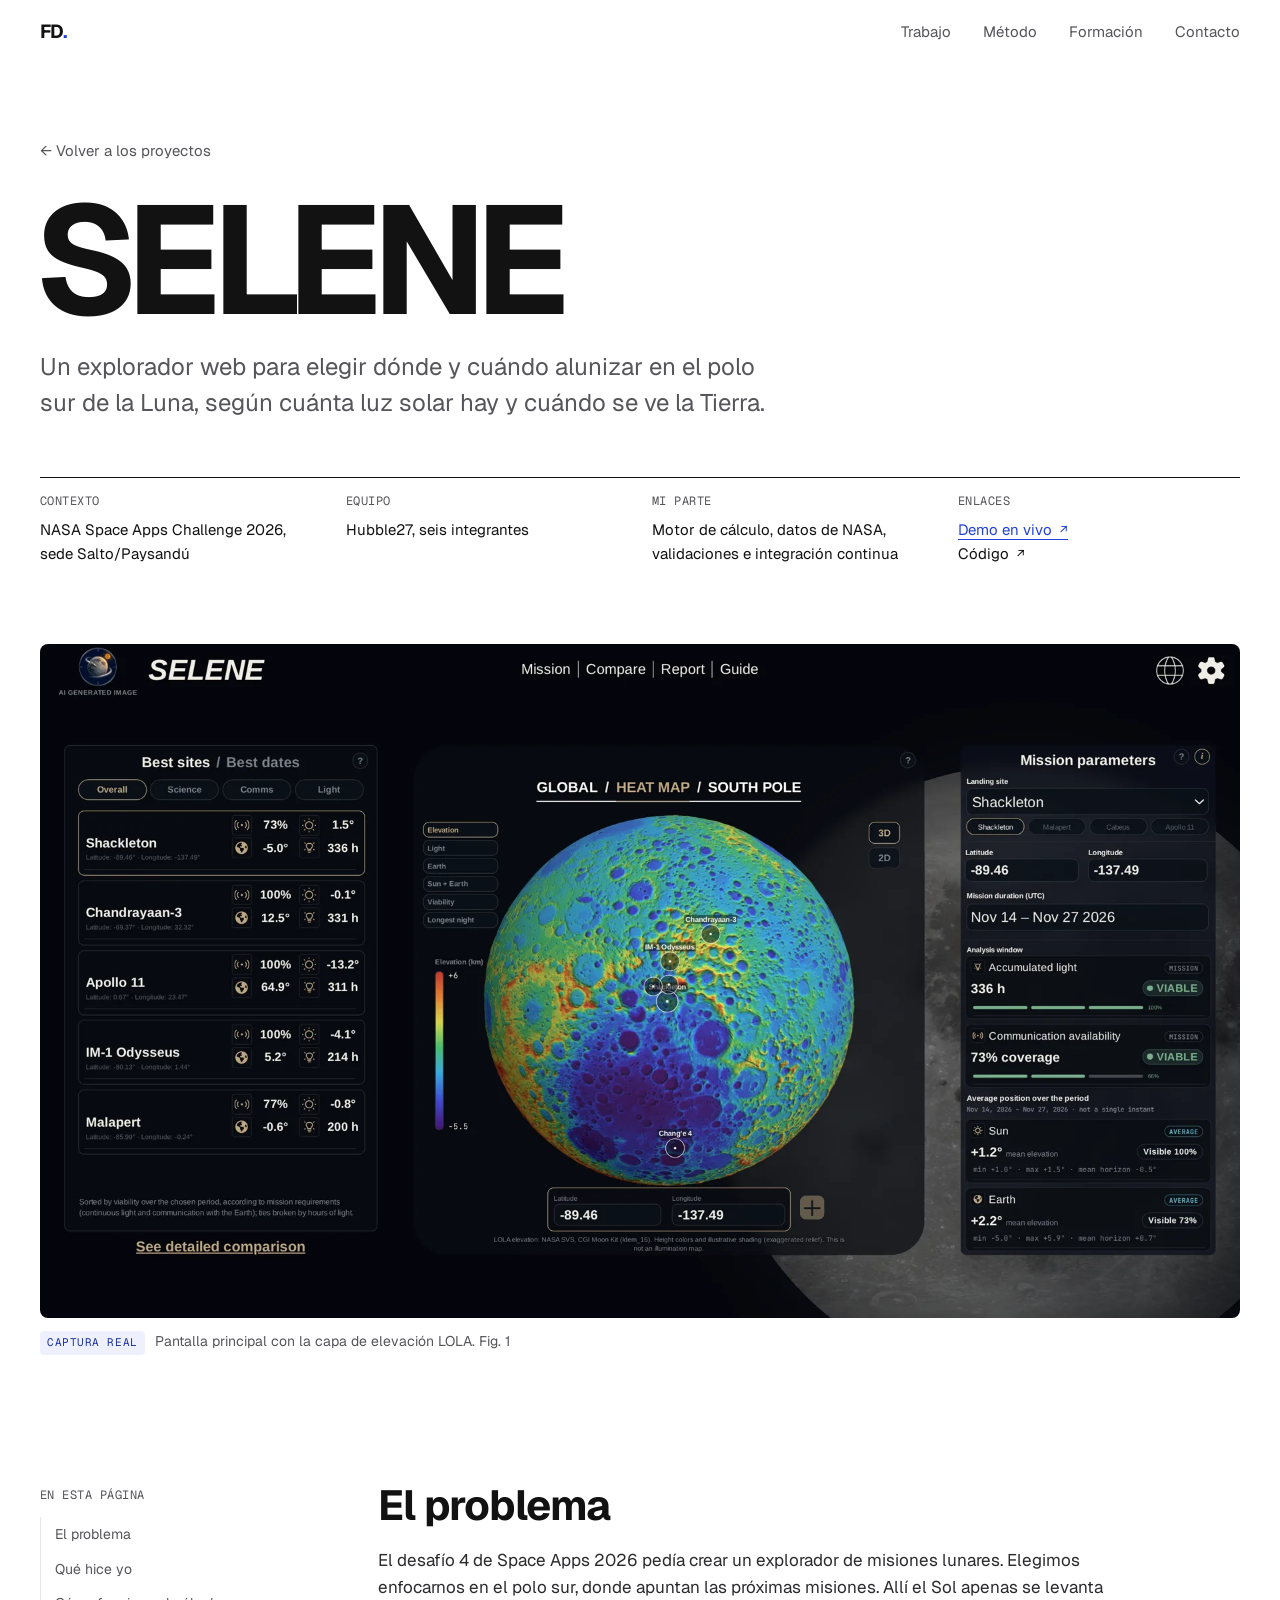
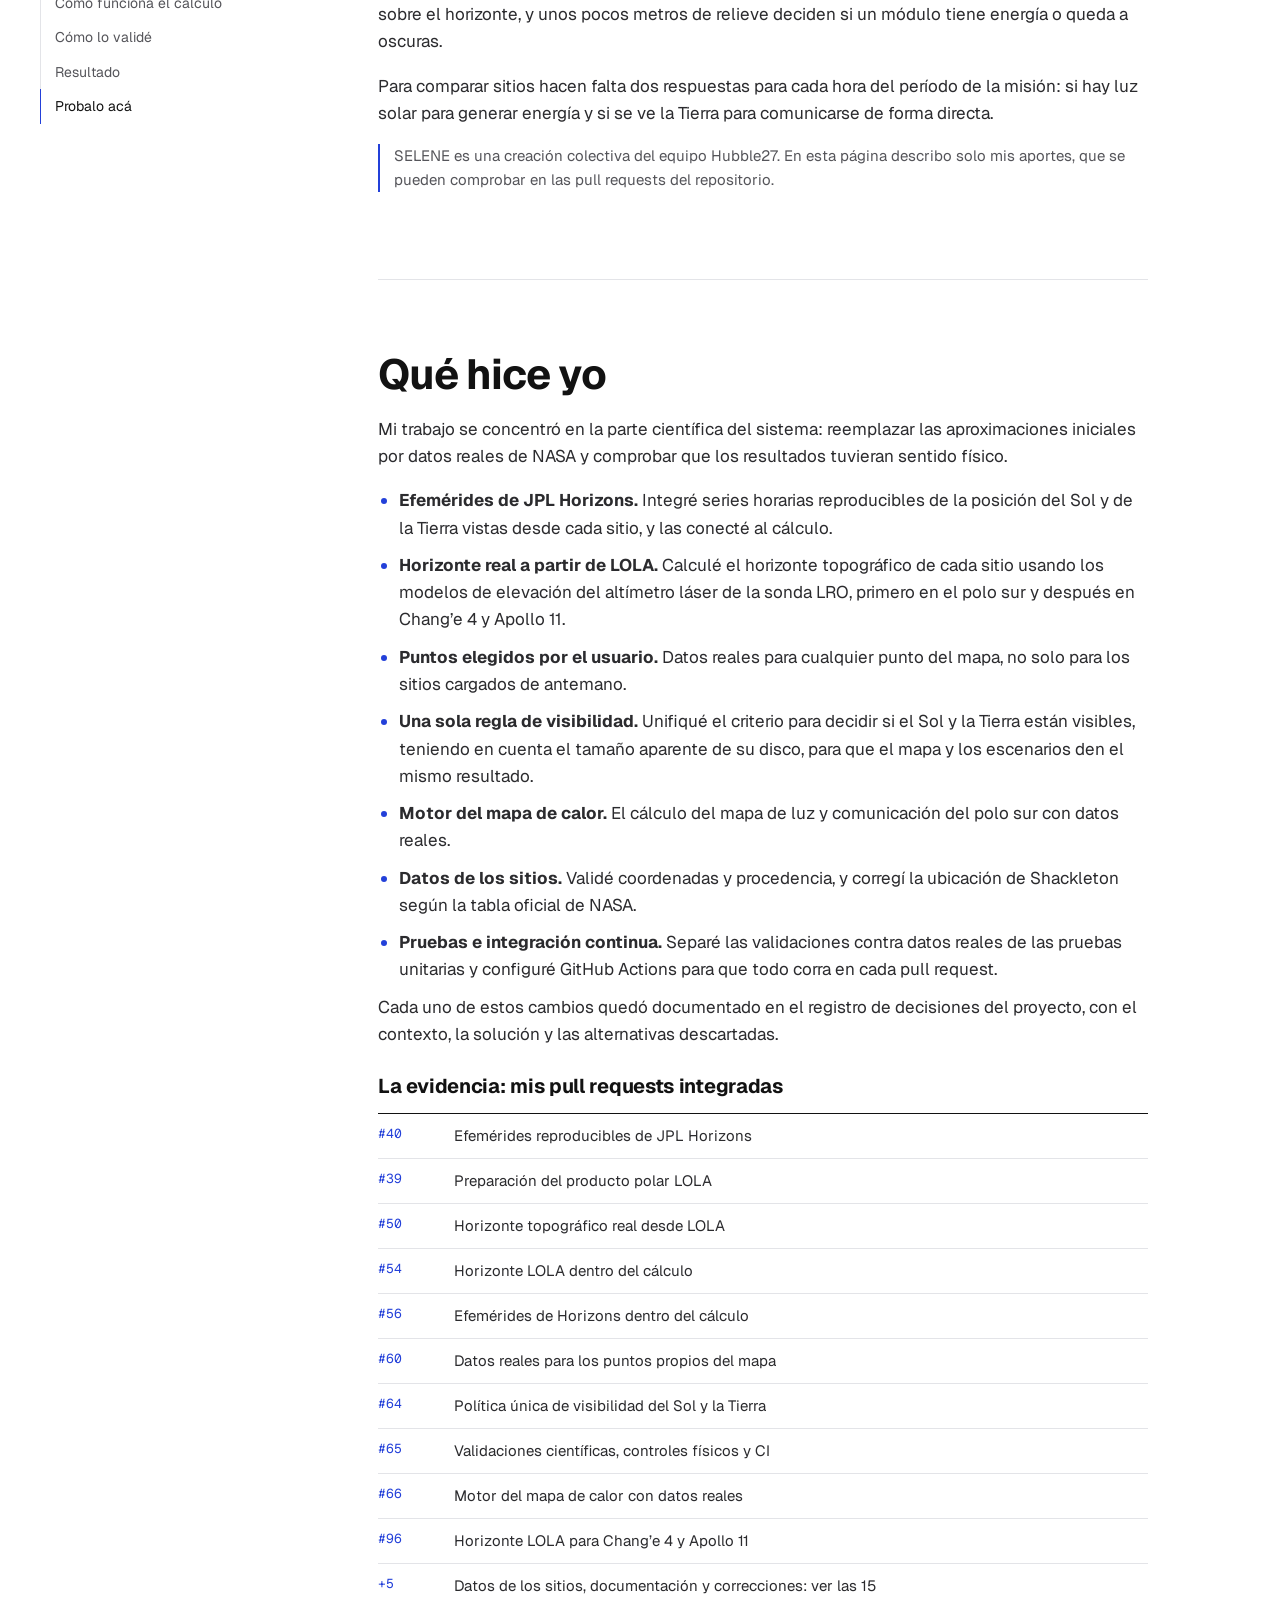
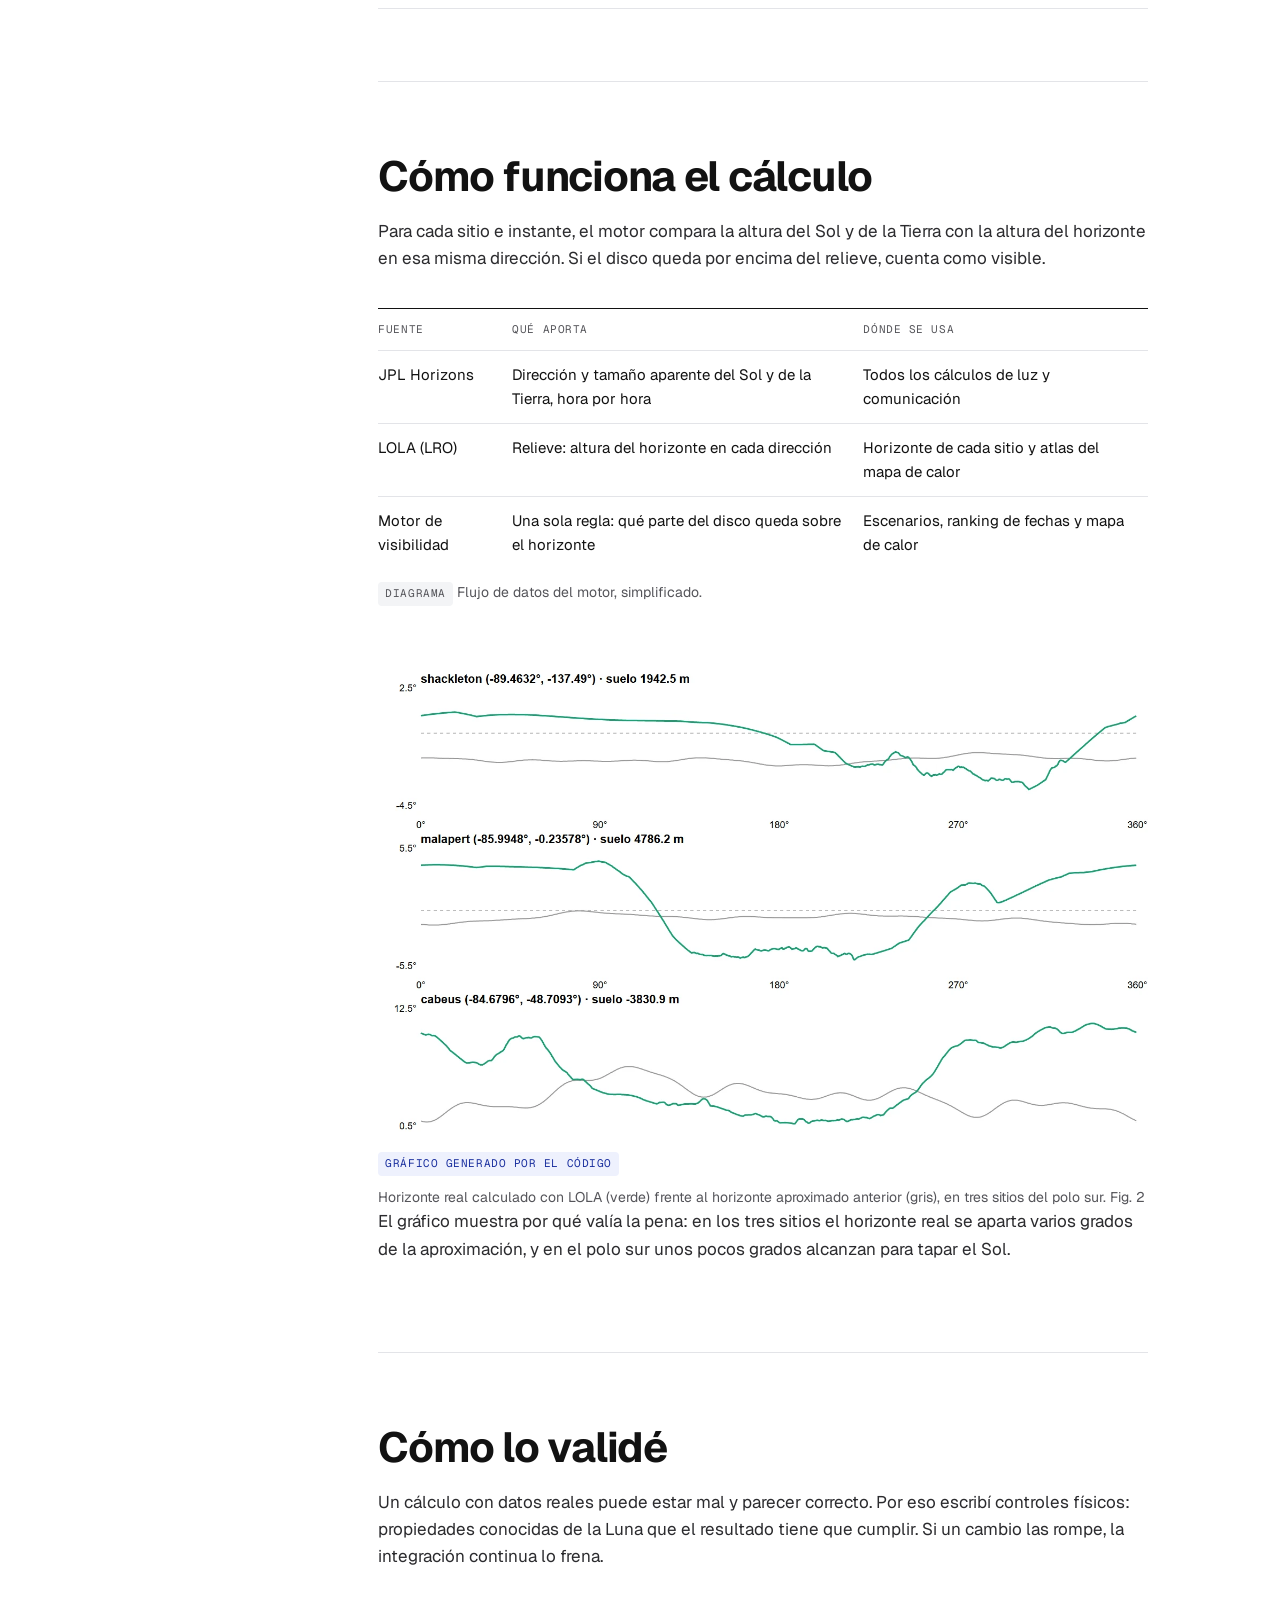
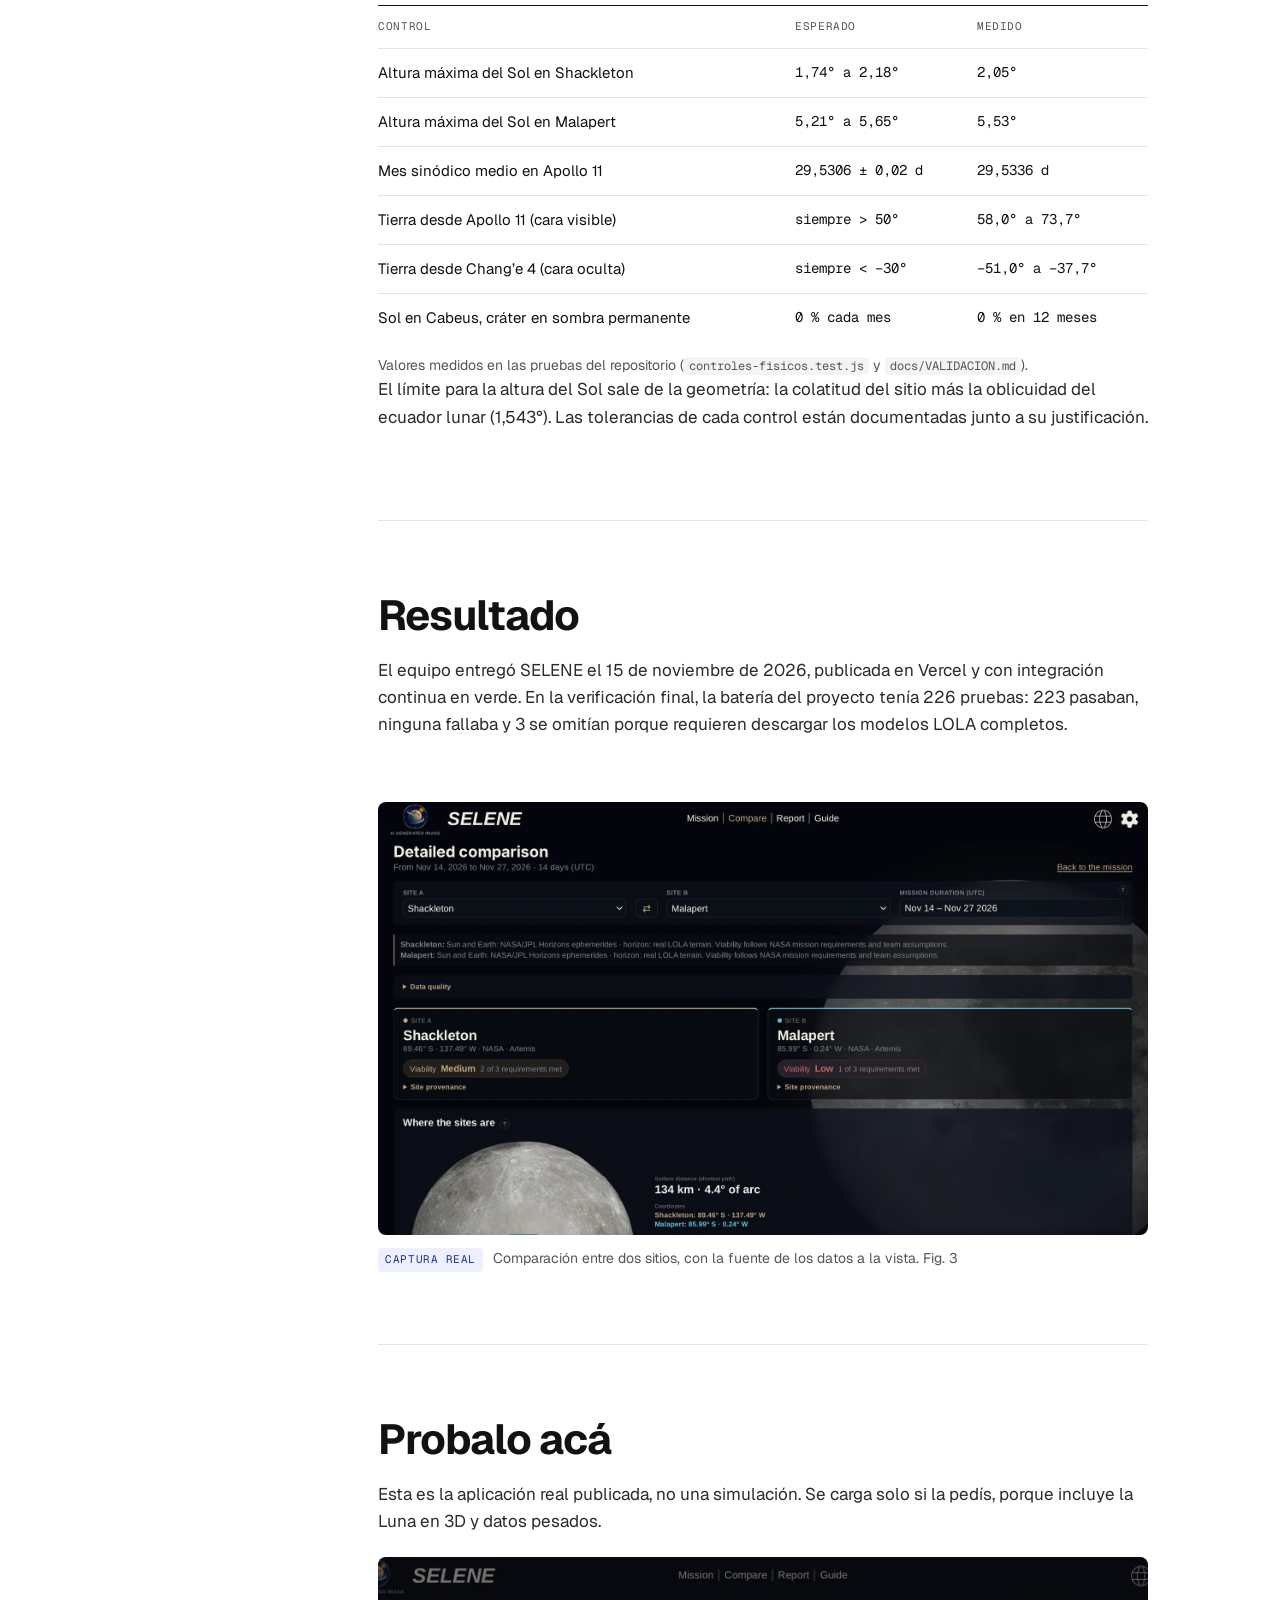
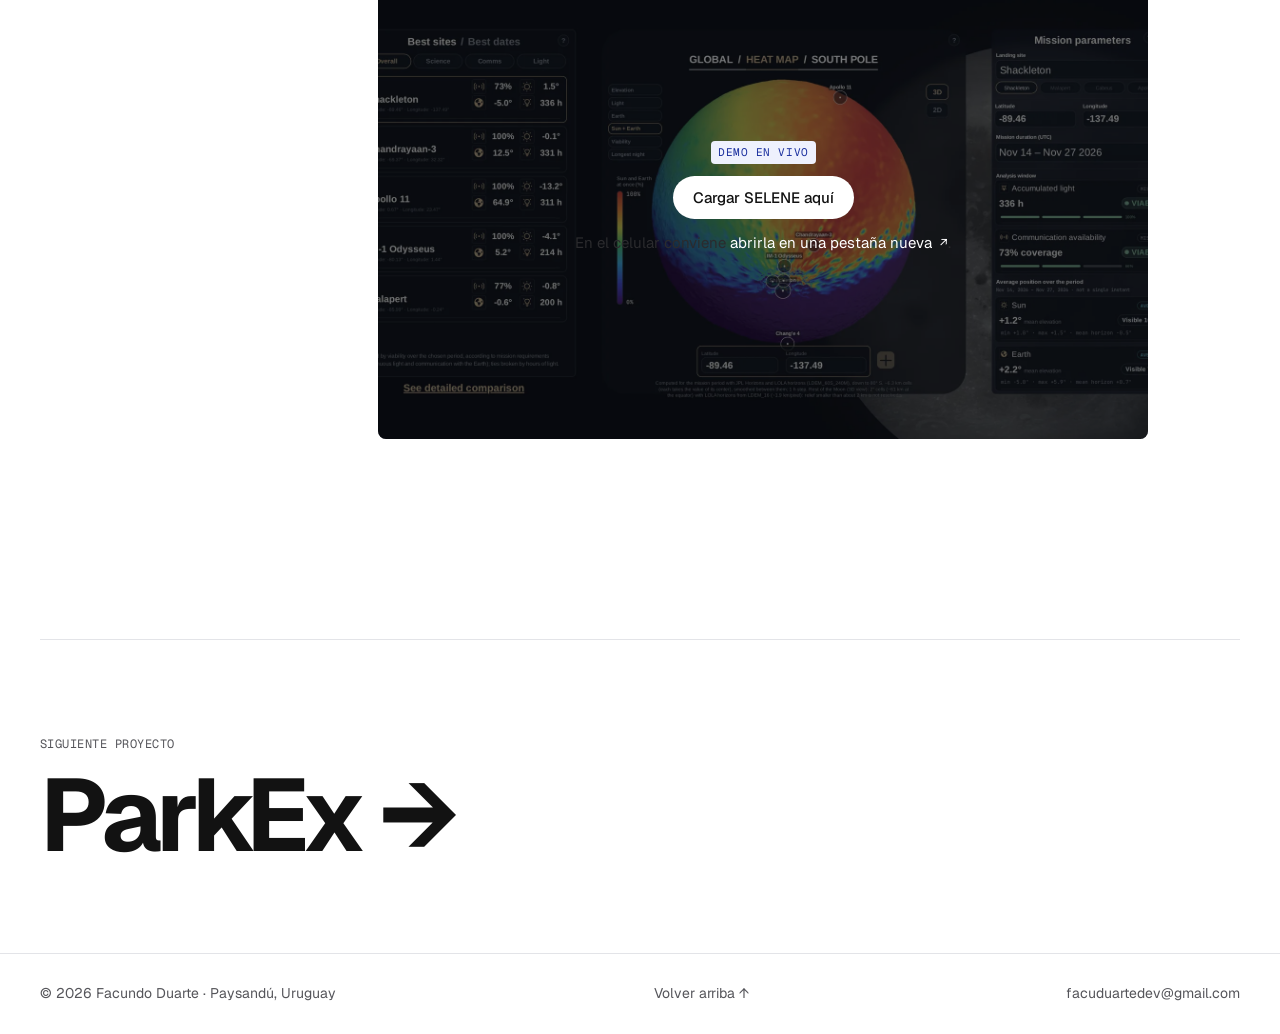
<file: selene/index.html>
<!doctype html>
<html lang="es">
<head>
  <meta charset="utf-8">
  <meta name="viewport" content="width=device-width, initial-scale=1">
  <title>SELENE — Caso de estudio · Facundo Duarte</title>
  <meta name="description" content="SELENE, explorador de sitios de alunizaje del equipo Hubble27 en NASA Space Apps 2026. Mi parte: el motor de cálculo con datos de JPL Horizons y LOLA, las validaciones y la integración continua.">
  <link rel="canonical" href="https://facuduarte-dev.github.io/selene/">
  <meta name="theme-color" content="#ffffff">

  <meta property="og:type" content="article">
  <meta property="og:locale" content="es_UY">
  <meta property="og:site_name" content="Facundo Duarte">
  <meta property="og:title" content="SELENE — Caso de estudio">
  <meta property="og:description" content="Calcular la luz y la comunicación con la Tierra en el polo sur lunar con datos reales de NASA.">
  <meta property="og:url" content="https://facuduarte-dev.github.io/selene/">
  <meta property="og:image" content="https://facuduarte-dev.github.io/assets/img/og-selene.jpg">
  <meta property="og:image:width" content="1200">
  <meta property="og:image:height" content="630">
  <meta name="twitter:card" content="summary_large_image">

  <link rel="icon" href="../assets/favicon.svg" type="image/svg+xml">
  <link rel="preconnect" href="https://fonts.googleapis.com">
  <link rel="preconnect" href="https://fonts.gstatic.com" crossorigin>
  <link rel="stylesheet" href="https://fonts.googleapis.com/css2?family=Geist:wght@400;500;700&family=Geist+Mono&display=swap">
  <link rel="stylesheet" href="../assets/css/estilos.css">
</head>
<body>
  <a class="saltar" href="#contenido">Saltar al contenido</a>

  <header class="cabecera">
    <div class="contenedor">
      <a class="marca" href="../" aria-label="Facundo Duarte, inicio">FD<span>.</span></a>
      <nav class="nav" aria-label="Principal">
        <a href="../#trabajo">Trabajo</a>
        <a href="../#metodo" class="opcional">Método</a>
        <a href="../#formacion" class="opcional">Formación</a>
        <a href="../#contacto">Contacto</a>
      </nav>
    </div>
  </header>

  <main id="contenido">
    <section class="caso-portada contenedor" aria-labelledby="titulo">
      <a class="volver" href="../#trabajo">← Volver a los proyectos</a>
      <h1 id="titulo">SELENE</h1>
      <p class="bajada">Un explorador web para elegir dónde y cuándo alunizar en el polo sur de la Luna, según cuánta luz solar hay y cuándo se ve la Tierra.</p>

      <dl class="ficha">
        <div><dt class="mono">Contexto</dt><dd>NASA Space Apps Challenge 2026, sede Salto/Paysandú</dd></div>
        <div><dt class="mono">Equipo</dt><dd>Hubble27, seis integrantes</dd></div>
        <div><dt class="mono">Mi parte</dt><dd>Motor de cálculo, datos de NASA, validaciones e integración continua</dd></div>
        <div><dt class="mono">Enlaces</dt><dd><a class="enlace enlace-acento externo" href="https://selene-space-apps.vercel.app/" rel="noopener">Demo en vivo</a><br><a class="enlace externo" href="https://github.com/lucioooofacc/Selene-SpaceApps" rel="noopener">Código</a></dd></div>
      </dl>

      <figure class="figura">
        <div class="marco">
          <img src="../assets/img/selene-mapa-calor.webp" width="1800" height="1012" fetchpriority="high" alt="Pantalla principal de SELENE: ranking de sitios a la izquierda, la Luna en 3D coloreada por elevación en el centro y los parámetros de la misión a la derecha.">
        </div>
        <figcaption><span class="tipo tipo-real">Captura real</span> Pantalla principal con la capa de elevación LOLA. Fig. 1</figcaption>
      </figure>
    </section>

    <div class="contenedor cuerpo seccion">
      <nav class="indice" aria-label="En esta página">
        <span class="mono">En esta página</span>
        <ol>
          <li><a href="#problema">El problema</a></li>
          <li><a href="#aportes">Qué hice yo</a></li>
          <li><a href="#calculo">Cómo funciona el cálculo</a></li>
          <li><a href="#validacion">Cómo lo validé</a></li>
          <li><a href="#resultado">Resultado</a></li>
          <li><a href="#probar">Probalo acá</a></li>
        </ol>
      </nav>

      <div class="texto">
        <section id="problema" aria-labelledby="h-problema">
          <h2 id="h-problema">El problema</h2>
          <p>El desafío 4 de Space Apps 2026 pedía crear un explorador de misiones lunares. Elegimos enfocarnos en el polo sur, donde apuntan las próximas misiones. Allí el Sol apenas se levanta sobre el horizonte, y unos pocos metros de relieve deciden si un módulo tiene energía o queda a oscuras.</p>
          <p>Para comparar sitios hacen falta dos respuestas para cada hora del período de la misión: si hay luz solar para generar energía y si se ve la Tierra para comunicarse de forma directa.</p>
          <p class="nota">SELENE es una creación colectiva del equipo Hubble27. En esta página describo solo mis aportes, que se pueden comprobar en las pull requests del repositorio.</p>
        </section>

        <section id="aportes" aria-labelledby="h-aportes">
          <h2 id="h-aportes">Qué hice yo</h2>
          <p>Mi trabajo se concentró en la parte científica del sistema: reemplazar las aproximaciones iniciales por datos reales de NASA y comprobar que los resultados tuvieran sentido físico.</p>
          <ul>
            <li><strong>Efemérides de JPL Horizons.</strong> Integré series horarias reproducibles de la posición del Sol y de la Tierra vistas desde cada sitio, y las conecté al cálculo.</li>
            <li><strong>Horizonte real a partir de LOLA.</strong> Calculé el horizonte topográfico de cada sitio usando los modelos de elevación del altímetro láser de la sonda LRO, primero en el polo sur y después en Chang’e 4 y Apollo 11.</li>
            <li><strong>Puntos elegidos por el usuario.</strong> Datos reales para cualquier punto del mapa, no solo para los sitios cargados de antemano.</li>
            <li><strong>Una sola regla de visibilidad.</strong> Unifiqué el criterio para decidir si el Sol y la Tierra están visibles, teniendo en cuenta el tamaño aparente de su disco, para que el mapa y los escenarios den el mismo resultado.</li>
            <li><strong>Motor del mapa de calor.</strong> El cálculo del mapa de luz y comunicación del polo sur con datos reales.</li>
            <li><strong>Datos de los sitios.</strong> Validé coordenadas y procedencia, y corregí la ubicación de Shackleton según la tabla oficial de NASA.</li>
            <li><strong>Pruebas e integración continua.</strong> Separé las validaciones contra datos reales de las pruebas unitarias y configuré GitHub Actions para que todo corra en cada pull request.</li>
          </ul>
          <p>Cada uno de estos cambios quedó documentado en el registro de decisiones del proyecto, con el contexto, la solución y las alternativas descartadas.</p>

          <h3>La evidencia: mis pull requests integradas</h3>
          <ul class="evidencia">
            <li><a class="num" href="https://github.com/lucioooofacc/Selene-SpaceApps/pull/40" rel="noopener">#40</a><a href="https://github.com/lucioooofacc/Selene-SpaceApps/pull/40" rel="noopener">Efemérides reproducibles de JPL Horizons</a></li>
            <li><a class="num" href="https://github.com/lucioooofacc/Selene-SpaceApps/pull/39" rel="noopener">#39</a><a href="https://github.com/lucioooofacc/Selene-SpaceApps/pull/39" rel="noopener">Preparación del producto polar LOLA</a></li>
            <li><a class="num" href="https://github.com/lucioooofacc/Selene-SpaceApps/pull/50" rel="noopener">#50</a><a href="https://github.com/lucioooofacc/Selene-SpaceApps/pull/50" rel="noopener">Horizonte topográfico real desde LOLA</a></li>
            <li><a class="num" href="https://github.com/lucioooofacc/Selene-SpaceApps/pull/54" rel="noopener">#54</a><a href="https://github.com/lucioooofacc/Selene-SpaceApps/pull/54" rel="noopener">Horizonte LOLA dentro del cálculo</a></li>
            <li><a class="num" href="https://github.com/lucioooofacc/Selene-SpaceApps/pull/56" rel="noopener">#56</a><a href="https://github.com/lucioooofacc/Selene-SpaceApps/pull/56" rel="noopener">Efemérides de Horizons dentro del cálculo</a></li>
            <li><a class="num" href="https://github.com/lucioooofacc/Selene-SpaceApps/pull/60" rel="noopener">#60</a><a href="https://github.com/lucioooofacc/Selene-SpaceApps/pull/60" rel="noopener">Datos reales para los puntos propios del mapa</a></li>
            <li><a class="num" href="https://github.com/lucioooofacc/Selene-SpaceApps/pull/64" rel="noopener">#64</a><a href="https://github.com/lucioooofacc/Selene-SpaceApps/pull/64" rel="noopener">Política única de visibilidad del Sol y la Tierra</a></li>
            <li><a class="num" href="https://github.com/lucioooofacc/Selene-SpaceApps/pull/65" rel="noopener">#65</a><a href="https://github.com/lucioooofacc/Selene-SpaceApps/pull/65" rel="noopener">Validaciones científicas, controles físicos y CI</a></li>
            <li><a class="num" href="https://github.com/lucioooofacc/Selene-SpaceApps/pull/66" rel="noopener">#66</a><a href="https://github.com/lucioooofacc/Selene-SpaceApps/pull/66" rel="noopener">Motor del mapa de calor con datos reales</a></li>
            <li><a class="num" href="https://github.com/lucioooofacc/Selene-SpaceApps/pull/96" rel="noopener">#96</a><a href="https://github.com/lucioooofacc/Selene-SpaceApps/pull/96" rel="noopener">Horizonte LOLA para Chang’e 4 y Apollo 11</a></li>
            <li><a class="num" href="https://github.com/lucioooofacc/Selene-SpaceApps/pulls?q=is%3Apr+author%3Afacuduarte-dev+is%3Amerged" rel="noopener">+5</a><a href="https://github.com/lucioooofacc/Selene-SpaceApps/pulls?q=is%3Apr+author%3Afacuduarte-dev+is%3Amerged" rel="noopener">Datos de los sitios, documentación y correcciones: ver las 15</a></li>
          </ul>
        </section>

        <section id="calculo" aria-labelledby="h-calculo">
          <h2 id="h-calculo">Cómo funciona el cálculo</h2>
          <p>Para cada sitio e instante, el motor compara la altura del Sol y de la Tierra con la altura del horizonte en esa misma dirección. Si el disco queda por encima del relieve, cuenta como visible.</p>
          <div class="desplazable">
            <table class="tabla">
              <caption><span class="tipo">Diagrama</span> Flujo de datos del motor, simplificado.</caption>
              <thead><tr><th>Fuente</th><th>Qué aporta</th><th>Dónde se usa</th></tr></thead>
              <tbody>
                <tr><td>JPL Horizons</td><td>Dirección y tamaño aparente del Sol y de la Tierra, hora por hora</td><td>Todos los cálculos de luz y comunicación</td></tr>
                <tr><td>LOLA (LRO)</td><td>Relieve: altura del horizonte en cada dirección</td><td>Horizonte de cada sitio y atlas del mapa de calor</td></tr>
                <tr><td>Motor de visibilidad</td><td>Una sola regla: qué parte del disco queda sobre el horizonte</td><td>Escenarios, ranking de fechas y mapa de calor</td></tr>
              </tbody>
            </table>
          </div>

          <figure class="figura">
            <div class="marco">
              <img src="../assets/img/selene-horizonte-lola.webp" width="1440" height="880" loading="lazy" alt="Gráfico del horizonte de Shackleton, Malapert y Cabeus en los 360 grados: en verde el horizonte real calculado con LOLA y en gris el horizonte aproximado que usaba la versión anterior.">
            </div>
            <figcaption><span class="tipo tipo-real">Gráfico generado por el código</span> Horizonte real calculado con LOLA (verde) frente al horizonte aproximado anterior (gris), en tres sitios del polo sur. Fig. 2</figcaption>
          </figure>
          <p>El gráfico muestra por qué valía la pena: en los tres sitios el horizonte real se aparta varios grados de la aproximación, y en el polo sur unos pocos grados alcanzan para tapar el Sol.</p>
        </section>

        <section id="validacion" aria-labelledby="h-validacion">
          <h2 id="h-validacion">Cómo lo validé</h2>
          <p>Un cálculo con datos reales puede estar mal y parecer correcto. Por eso escribí controles físicos: propiedades conocidas de la Luna que el resultado tiene que cumplir. Si un cambio las rompe, la integración continua lo frena.</p>
          <div class="desplazable">
            <table class="tabla">
              <caption>Valores medidos en las pruebas del repositorio (<code>controles-fisicos.test.js</code> y <code>docs/VALIDACION.md</code>).</caption>
              <thead><tr><th>Control</th><th>Esperado</th><th>Medido</th></tr></thead>
              <tbody>
                <tr><td>Altura máxima del Sol en Shackleton</td><td class="num">1,74° a 2,18°</td><td class="num">2,05°</td></tr>
                <tr><td>Altura máxima del Sol en Malapert</td><td class="num">5,21° a 5,65°</td><td class="num">5,53°</td></tr>
                <tr><td>Mes sinódico medio en Apollo 11</td><td class="num">29,5306 ± 0,02 d</td><td class="num">29,5336 d</td></tr>
                <tr><td>Tierra desde Apollo 11 (cara visible)</td><td class="num">siempre &gt; 50°</td><td class="num">58,0° a 73,7°</td></tr>
                <tr><td>Tierra desde Chang’e 4 (cara oculta)</td><td class="num">siempre &lt; −30°</td><td class="num">−51,0° a −37,7°</td></tr>
                <tr><td>Sol en Cabeus, cráter en sombra permanente</td><td class="num">0 % cada mes</td><td class="num">0 % en 12 meses</td></tr>
              </tbody>
            </table>
          </div>
          <p>El límite para la altura del Sol sale de la geometría: la colatitud del sitio más la oblicuidad del ecuador lunar (1,543°). Las tolerancias de cada control están documentadas junto a su justificación.</p>
        </section>

        <section id="resultado" aria-labelledby="h-resultado">
          <h2 id="h-resultado">Resultado</h2>
          <p>El equipo entregó SELENE el 15 de noviembre de 2026, publicada en Vercel y con integración continua en verde. En la verificación final, la batería del proyecto tenía 226 pruebas: 223 pasaban, ninguna fallaba y 3 se omitían porque requieren descargar los modelos LOLA completos.</p>
          <figure class="figura">
            <div class="marco">
              <img src="../assets/img/selene-comparar.webp" width="1800" height="1012" loading="lazy" alt="Página de comparación de SELENE con Shackleton y Malapert lado a lado, su viabilidad y la fuente de los datos de cada sitio.">
            </div>
            <figcaption><span class="tipo tipo-real">Captura real</span> Comparación entre dos sitios, con la fuente de los datos a la vista. Fig. 3</figcaption>
          </figure>
        </section>

        <section id="probar" aria-labelledby="h-probar">
          <h2 id="h-probar">Probalo acá</h2>
          <p>Esta es la aplicación real publicada, no una simulación. Se carga solo si la pedís, porque incluye la Luna en 3D y datos pesados.</p>
          <div class="demo" data-demo="https://selene-space-apps.vercel.app/" data-titulo="SELENE, aplicación publicada">
            <img src="../assets/img/selene-sol-tierra.webp" width="1800" height="1012" loading="lazy" alt="">
            <div class="demo-capa">
              <span class="tipo tipo-real">Demo en vivo</span>
              <button class="boton" type="button" hidden>Cargar SELENE aquí</button>
              <p>En el celular conviene <a class="enlace externo" href="https://selene-space-apps.vercel.app/" rel="noopener" style="color:#fff">abrirla en una pestaña nueva</a>.</p>
            </div>
          </div>
        </section>
      </div>
    </div>

    <div class="contenedor">
      <a class="siguiente" href="../parkex/">
        <span class="mono">Siguiente proyecto</span>
        <strong>ParkEx →</strong>
      </a>
    </div>
  </main>

  <footer class="pie">
    <div class="contenedor">
      <span>© <span id="anio">2026</span> Facundo Duarte · Paysandú, Uruguay</span>
      <a class="arriba" href="#contenido">Volver arriba ↑</a>
      <a class="enlace" href="mailto:facuduartedev@gmail.com">facuduartedev@gmail.com</a>
    </div>
  </footer>

  <script src="../assets/js/main.js" defer></script>
</body>
</html>
</file>
<file: assets/css/estilos.css>
/* Portfolio de Facundo Duarte — dirección "Estudio".
   Blanco, tipografía grotesca fuerte, un solo acento (cobalto). */

:root {
  --papel: #ffffff;
  --gris-claro: #f3f4f6;
  --filete: #e3e4e8;
  --texto-2: #55555a;
  --tinta: #121212;
  --acento: #2340d9;
  --acento-suave: #eef1fd;

  --sans: "Geist", ui-sans-serif, system-ui, -apple-system, "Segoe UI", sans-serif;
  --mono: "Geist Mono", ui-monospace, "SFMono-Regular", Consolas, monospace;

  --ancho: 1240px;
  --gutter: clamp(16px, 4vw, 40px);
  --radio: 8px;
  --rapido: 160ms;
}

*, *::before, *::after { box-sizing: border-box; }
html { -webkit-text-size-adjust: 100%; scroll-padding-top: 88px; }
@media (prefers-reduced-motion: no-preference) { html { scroll-behavior: smooth; } }

body {
  margin: 0;
  background: var(--papel);
  color: var(--tinta);
  font: 400 17px/1.6 var(--sans);
  text-rendering: optimizeLegibility;
  -webkit-font-smoothing: antialiased;
}

img { display: block; max-width: 100%; height: auto; }
a { color: inherit; }
p { margin: 0 0 1em; }
h1, h2, h3 { margin: 0; font-weight: 700; letter-spacing: -0.03em; line-height: 1.05; }
ul { margin: 0; padding: 0; }

:focus-visible { outline: 2px solid var(--acento); outline-offset: 3px; border-radius: 2px; }

.saltar {
  position: absolute; left: var(--gutter); top: -60px; z-index: 50;
  background: var(--tinta); color: #fff; padding: 10px 14px; border-radius: var(--radio);
  text-decoration: none; font-size: 14px;
}
.saltar:focus { top: 12px; }

.visualmente-oculto {
  position: absolute !important; width: 1px; height: 1px; padding: 0; margin: -1px;
  overflow: hidden; clip: rect(0 0 0 0); white-space: nowrap; border: 0;
}

.contenedor { width: min(var(--ancho), 100% - 2 * var(--gutter)); margin-inline: auto; }

/* ---------- Etiquetas y enlaces ---------- */

.mono { font-family: var(--mono); font-size: 12px; letter-spacing: 0.04em; text-transform: uppercase; color: var(--texto-2); }

.enlace {
  text-decoration: none;
  background: linear-gradient(currentColor, currentColor) 0 100% / 0 1px no-repeat;
  transition: background-size var(--rapido) ease, color var(--rapido) ease;
  padding-bottom: 1px;
}
.enlace:hover, .enlace:focus-visible { background-size: 100% 1px; color: var(--acento); }
.enlace-acento { color: var(--acento); background-size: 100% 1px; }
.externo::after { content: " ↗"; font-family: var(--mono); font-size: 0.85em; }

.boton {
  display: inline-flex; align-items: center; gap: 10px;
  background: var(--tinta); color: #fff; text-decoration: none;
  font: 500 15px/1 var(--sans); padding: 14px 20px; border-radius: 999px; border: 0;
  cursor: pointer; transition: background-color var(--rapido) ease;
}
.boton:hover, .boton:focus-visible { background: var(--acento); }
.boton-claro { background: transparent; color: var(--tinta); box-shadow: inset 0 0 0 1px var(--filete); }
.boton-claro:hover, .boton-claro:focus-visible { background: var(--gris-claro); color: var(--tinta); }

/* Etiqueta que dice qué tipo de imagen es: captura real, diagrama, etc. */
.tipo {
  display: inline-block; font-family: var(--mono); font-size: 11px; letter-spacing: 0.05em;
  text-transform: uppercase; padding: 3px 7px; border-radius: 4px;
  background: var(--gris-claro); color: var(--texto-2);
}
.tipo-real { background: var(--acento-suave); color: #1a2f9e; }

/* ---------- Cabecera ---------- */

.cabecera {
  position: sticky; top: 0; z-index: 20;
  background: rgba(255, 255, 255, 0.92);
  backdrop-filter: saturate(1.4) blur(10px);
  border-bottom: 1px solid transparent;
  transition: border-color var(--rapido) ease;
}
.cabecera.con-borde { border-color: var(--filete); }
.cabecera .contenedor { display: flex; align-items: center; justify-content: space-between; height: 64px; }
.marca { font-weight: 700; letter-spacing: -0.04em; font-size: 19px; text-decoration: none; }
.marca span { color: var(--acento); }
.nav { display: flex; gap: clamp(14px, 3vw, 32px); font-size: 15px; }
.nav a { text-decoration: none; color: var(--texto-2); transition: color var(--rapido) ease; }
.nav a:hover, .nav a:focus-visible, .nav a[aria-current="page"] { color: var(--tinta); }

/* ---------- Portada ---------- */

.portada { padding-top: clamp(40px, 8vw, 96px); }
.portada h1 {
  font-size: clamp(64px, 15.5vw, 212px);
  line-height: 0.86; letter-spacing: -0.065em; font-weight: 700;
  margin-left: -0.04em;
}
.portada h1 .punto { color: var(--acento); }

.portada-pie {
  display: grid; grid-template-columns: minmax(0, 4fr) minmax(0, 8fr);
  gap: clamp(24px, 4vw, 56px); align-items: start;
  margin-top: clamp(28px, 4vw, 48px);
}
.bajada { font-size: clamp(18px, 1.6vw, 21px); line-height: 1.5; color: var(--texto-2); max-width: 30ch; }
.bajada strong { color: var(--tinta); font-weight: 500; }
.portada-acciones { display: flex; flex-wrap: wrap; gap: 10px; margin-top: 24px; }

.destacada { text-decoration: none; display: block; }
.destacada figure { margin: 0; }
.destacada .marco { overflow: hidden; border-radius: var(--radio); background: #0b0d12; }
.destacada img { width: 100%; aspect-ratio: 16 / 9; object-fit: cover; transition: transform 400ms ease; }
.destacada:hover img { transform: scale(1.015); }
.destacada figcaption {
  display: flex; justify-content: space-between; gap: 12px; flex-wrap: wrap;
  margin-top: 12px; align-items: center;
}
.destacada .ver { color: var(--acento); font-family: var(--mono); font-size: 12px; letter-spacing: 0.04em; text-transform: uppercase; }

.estado { display: flex; align-items: center; gap: 10px; margin: 0 0 clamp(20px, 3vw, 32px); }
.punto-estado { width: 8px; height: 8px; border-radius: 50%; background: var(--acento); flex: none; }

/* Visor de proyectos de la portada */
.visor-pestanas { display: flex; gap: 6px; margin-bottom: 12px; flex-wrap: wrap; }
.visor-pestanas button {
  font: 500 14px/1 var(--sans); color: var(--texto-2); background: transparent;
  border: 1px solid var(--filete); border-radius: 999px; padding: 9px 14px; cursor: pointer;
  transition: color var(--rapido) ease, border-color var(--rapido) ease, background-color var(--rapido) ease;
}
.visor-pestanas button span { font-family: var(--mono); font-size: 11px; margin-right: 7px; color: var(--texto-2); }
.visor-pestanas button:hover { color: var(--tinta); border-color: var(--tinta); }
.visor-pestanas button[aria-pressed="true"] { background: var(--tinta); border-color: var(--tinta); color: #fff; }
.visor-pestanas button[aria-pressed="true"] span { color: #b9c3ff; }
.visor .marco.contener { background: #fff; box-shadow: inset 0 0 0 1px var(--filete); }
.visor .marco.contener img { object-fit: contain; padding: 3%; }
.visor img { transition: opacity 180ms ease, transform 400ms ease; }
.visor img.cambiando { opacity: 0; }

/* Franja de logros con enlace a su evidencia */
.logros {
  list-style: none; display: grid; grid-template-columns: repeat(4, minmax(0, 1fr));
  margin-top: clamp(40px, 6vw, 72px); border-top: 1px solid var(--tinta);
}
.logros a { display: block; text-decoration: none; padding: 18px 16px 18px 0; height: 100%; }
.logros li + li a { padding-left: 16px; border-left: 1px solid var(--filete); }
.logros strong { display: block; font-size: clamp(32px, 4vw, 52px); letter-spacing: -0.05em; line-height: 1; transition: color var(--rapido) ease; }
.logros span { display: block; margin-top: 8px; font-size: 14px; color: var(--texto-2); line-height: 1.4; }
.logros a:hover strong, .logros a:focus-visible strong { color: var(--acento); }

/* Ampliar imágenes */
.ampliable { cursor: zoom-in; }
.visor-grande {
  border: 0; padding: 0; max-width: min(1400px, 96vw); width: 100%; background: transparent;
}
.visor-grande::backdrop { background: rgba(18, 18, 18, 0.86); }
.visor-grande img { width: 100%; height: auto; max-height: 84vh; object-fit: contain; border-radius: 6px; background: #fff; }
.visor-grande p { color: #fff; font-size: 14px; margin: 10px 0 0; display: flex; justify-content: space-between; gap: 12px; }
.visor-grande button { font: 500 14px/1 var(--sans); color: #fff; background: transparent; border: 1px solid rgba(255,255,255,.4); border-radius: 999px; padding: 8px 14px; cursor: pointer; }
.visor-grande button:hover { border-color: #fff; }

/* Demo embebida de SELENE */
.demo { margin-top: 22px; border-radius: var(--radio); overflow: hidden; background: #0b0d12; position: relative; aspect-ratio: 16 / 10; }
.demo img { width: 100%; height: 100%; object-fit: cover; opacity: .45; }
.demo-capa { position: absolute; inset: 0; display: flex; flex-direction: column; align-items: center; justify-content: center; gap: 12px; padding: 20px; text-align: center; color: #fff; }
.demo-capa p { margin: 0; font-size: 15px; max-width: 42ch; color: #e6e8ee; }
.demo iframe { width: 100%; height: 100%; border: 0; display: block; background: #0b0d12; }
.demo .boton { background: #fff; color: var(--tinta); }
.demo .boton:hover { background: var(--acento); color: #fff; }

/* Evidencia: lista de pull requests */
.evidencia { list-style: none; padding: 0 !important; margin-top: 16px; border-top: 1px solid var(--tinta); font-size: 15px; }
.evidencia li { display: grid; grid-template-columns: 64px minmax(0, 1fr); gap: 12px; padding: 10px 0; margin: 0 !important; border-bottom: 1px solid var(--filete); }
.evidencia li::marker { content: none; }
.evidencia a { text-decoration: none; }
.evidencia a:hover { color: var(--acento); }
.evidencia .num { font-family: var(--mono); font-size: 13px; color: var(--acento); }

.consola {
  margin: 16px 0 20px; padding: 16px 18px; border-radius: var(--radio); overflow-x: auto;
  background: #121212; color: #f2f3f5; font: 14px/1.7 var(--mono);
}
.mono-tenue { color: #9a9ca5; }

.arriba { text-decoration: none; }
.arriba:hover { color: var(--acento); }

/* ---------- Secciones ---------- */

.seccion { padding-block: clamp(72px, 10vw, 140px); }
.seccion + .seccion { border-top: 1px solid var(--filete); }
.seccion-cabeza {
  display: grid; grid-template-columns: minmax(0, 4fr) minmax(0, 8fr);
  gap: clamp(24px, 4vw, 56px); margin-bottom: clamp(40px, 6vw, 72px); align-items: baseline;
}
.seccion-cabeza h2 { font-size: clamp(36px, 5.2vw, 72px); }
.seccion-cabeza p { color: var(--texto-2); font-size: 18px; max-width: 52ch; margin: 0; }

/* ---------- Proyectos ---------- */

.proyecto {
  display: grid; grid-template-columns: minmax(0, 4fr) minmax(0, 8fr);
  gap: clamp(24px, 4vw, 56px); padding-block: clamp(36px, 5vw, 64px);
  border-top: 1px solid var(--filete);
}
.proyecto:first-of-type { border-top: 0; padding-top: 0; }
.proyecto-num { display: block; margin-bottom: 14px; }
.proyecto h3 { font-size: clamp(34px, 4.4vw, 60px); margin-bottom: 14px; }
.proyecto h3 a { text-decoration: none; }
.proyecto h3 a:hover { color: var(--acento); }
.proyecto .resumen { color: var(--texto-2); font-size: 18px; }
.datos { list-style: none; margin: 22px 0 26px; font-size: 15px; }
.datos li { display: grid; grid-template-columns: 92px 1fr; gap: 12px; padding: 8px 0; border-top: 1px solid var(--filete); }
.datos li:last-child { border-bottom: 1px solid var(--filete); }
.datos span:first-child { color: var(--texto-2); }
.acciones { display: flex; flex-wrap: wrap; gap: 8px 20px; font-size: 15px; }

.proyecto figure { margin: 0; }
.proyecto .marco { border-radius: var(--radio); overflow: hidden; background: var(--gris-claro); }
.proyecto .marco img { width: 100%; aspect-ratio: 16 / 10; object-fit: cover; }
.proyecto .marco.contener img { object-fit: contain; background: #fff; padding: 4%; }
.proyecto figcaption { display: flex; gap: 10px; align-items: center; flex-wrap: wrap; margin-top: 10px; font-size: 14px; color: var(--texto-2); }

.dupla { display: grid; grid-template-columns: minmax(0, 3fr) minmax(0, 1fr); gap: 12px; align-items: end; }
.dupla .marco img { aspect-ratio: auto; }

.otros { list-style: none; margin-top: clamp(40px, 6vw, 64px); border-top: 1px solid var(--tinta); }
.otros li {
  display: grid; grid-template-columns: minmax(0, 4fr) minmax(0, 6fr) auto;
  gap: 16px 24px; padding: 18px 0; border-bottom: 1px solid var(--filete); align-items: baseline;
}
.otros strong { font-weight: 500; font-size: 19px; letter-spacing: -0.01em; }
.otros span { color: var(--texto-2); font-size: 15px; }

/* ---------- Método ---------- */

.metodo { display: grid; grid-template-columns: repeat(2, minmax(0, 1fr)); gap: 0 clamp(24px, 4vw, 56px); }
.metodo article { padding: 26px 0; border-top: 1px solid var(--filete); }
.metodo h3 { font-size: 22px; letter-spacing: -0.02em; margin-bottom: 10px; }
.metodo p { color: var(--texto-2); margin: 0; }

.stack { margin-top: clamp(48px, 7vw, 88px); }
.stack h3 { font-size: 22px; letter-spacing: -0.02em; margin-bottom: 18px; }
.stack table { width: 100%; border-collapse: collapse; font-size: 16px; }
.stack th, .stack td { text-align: left; padding: 14px 12px 14px 0; border-top: 1px solid var(--filete); vertical-align: top; }
.stack th { font-weight: 500; width: 26%; }
.stack td:last-child { color: var(--texto-2); }

/* ---------- Formación ---------- */

.linea { list-style: none; border-top: 1px solid var(--tinta); }
.linea li {
  display: grid; grid-template-columns: minmax(0, 2fr) minmax(0, 5fr) minmax(0, 5fr);
  gap: 12px 24px; padding: 22px 0; border-bottom: 1px solid var(--filete);
}
.linea strong { font-weight: 500; font-size: 19px; letter-spacing: -0.01em; display: block; }
.linea p { color: var(--texto-2); margin: 0; font-size: 16px; }

/* ---------- Contacto ---------- */

.contacto h2 { font-size: clamp(44px, 9vw, 128px); letter-spacing: -0.06em; line-height: 0.92; }
.contacto h2 span { color: var(--acento); }
.contacto-fila { display: flex; flex-wrap: wrap; gap: 14px 28px; align-items: center; margin-top: clamp(28px, 4vw, 44px); font-size: 18px; }
.correo { font-size: clamp(20px, 2.6vw, 30px); font-weight: 500; letter-spacing: -0.02em; text-decoration: none; }
.correo:hover { color: var(--acento); }
.aviso { font-family: var(--mono); font-size: 12px; color: var(--acento); min-width: 7ch; }

.pie { border-top: 1px solid var(--filete); padding-block: 28px; font-size: 14px; color: var(--texto-2); }
.pie .contenedor { display: flex; justify-content: space-between; gap: 12px; flex-wrap: wrap; }

/* ---------- Casos de estudio ---------- */

.caso-portada { padding-top: clamp(32px, 6vw, 72px); }
.volver { font-size: 15px; text-decoration: none; color: var(--texto-2); }
.volver:hover { color: var(--acento); }
.caso-portada h1 { font-size: clamp(56px, 12vw, 168px); letter-spacing: -0.065em; line-height: 0.88; margin: 28px 0 22px -0.04em; }
.caso-portada .bajada { max-width: 46ch; font-size: clamp(19px, 1.9vw, 24px); }

.ficha {
  display: grid; grid-template-columns: repeat(4, minmax(0, 1fr)); gap: 0 24px;
  margin-top: clamp(32px, 5vw, 56px); border-top: 1px solid var(--tinta);
}
.ficha div { padding: 14px 0; }
.ficha dt { margin-bottom: 6px; }
.ficha dd { margin: 0; font-size: 15px; }

.figura { margin: clamp(32px, 5vw, 64px) 0 0; }
.figura .marco { border-radius: var(--radio); overflow: hidden; background: var(--gris-claro); }
.figura figcaption { display: flex; gap: 10px; align-items: baseline; flex-wrap: wrap; margin-top: 12px; font-size: 14px; color: var(--texto-2); }
.figura-doble { display: grid; grid-template-columns: repeat(2, minmax(0, 1fr)); gap: 12px; }

.cuerpo { display: grid; grid-template-columns: minmax(0, 3fr) minmax(0, 9fr); gap: clamp(24px, 4vw, 56px); }
.indice { position: sticky; top: 96px; align-self: start; font-size: 14px; }
.indice ol { list-style: none; padding: 0; margin: 12px 0 0; border-left: 1px solid var(--filete); }
.indice a { display: block; padding: 6px 0 6px 14px; margin-left: -1px; text-decoration: none; color: var(--texto-2); border-left: 1px solid transparent; transition: color var(--rapido) ease, border-color var(--rapido) ease; }
.indice a:hover, .indice a.activo { color: var(--tinta); border-color: var(--acento); }

.texto { max-width: 70ch; }
.texto section { padding-block: clamp(40px, 6vw, 72px); border-top: 1px solid var(--filete); }
.texto section:first-child { border-top: 0; padding-top: 0; }
.texto h2 { font-size: clamp(28px, 3.4vw, 42px); margin-bottom: 20px; }
.texto h3 { font-size: 20px; letter-spacing: -0.015em; margin: 28px 0 8px; }
.texto p, .texto li { color: #2b2b2e; }
.texto ul { padding-left: 1.2em; }
.texto li { margin-bottom: 0.6em; }
.texto li::marker { color: var(--acento); }
.texto .nota { font-size: 15px; color: var(--texto-2); border-left: 2px solid var(--acento); padding-left: 14px; }
.texto code { font-family: var(--mono); font-size: 0.86em; background: var(--gris-claro); padding: 1px 5px; border-radius: 4px; }

.tabla { width: 100%; border-collapse: collapse; font-size: 15px; margin-top: 18px; }
.tabla caption { text-align: left; caption-side: bottom; padding-top: 12px; font-size: 14px; color: var(--texto-2); }
.tabla th, .tabla td { text-align: left; padding: 12px 14px 12px 0; border-top: 1px solid var(--filete); vertical-align: top; }
.tabla thead th { font-family: var(--mono); font-size: 11px; letter-spacing: 0.05em; text-transform: uppercase; color: var(--texto-2); font-weight: 400; border-top: 1px solid var(--tinta); }
.tabla tbody tr { transition: background-color var(--rapido) ease; }
.tabla tbody tr:hover { background: var(--gris-claro); }
.tabla .num { font-family: var(--mono); font-size: 14px; white-space: nowrap; }
.desplazable { overflow-x: auto; }

/* Diagrama por pasos de ParkEx */
.recorrido { margin-top: 22px; border: 1px solid var(--filete); border-radius: var(--radio); padding: clamp(16px, 3vw, 28px); }
.recorrido-pasos li { margin: 0 !important; }
.recorrido-pasos { list-style: none; padding: 0 !important; margin: 0; display: grid; grid-template-columns: repeat(5, minmax(0, 1fr)); gap: 8px; }
.recorrido-pasos button {
  width: 100%; height: 100%; text-align: left; font: 500 14px/1.3 var(--sans); color: var(--tinta);
  background: var(--gris-claro); border: 1px solid transparent; border-radius: 6px; padding: 12px; cursor: pointer;
  transition: background-color var(--rapido) ease, border-color var(--rapido) ease;
}
.recorrido-pasos button span { display: block; font-family: var(--mono); font-size: 11px; color: var(--texto-2); margin-bottom: 6px; }
.recorrido-pasos button[aria-pressed="true"] { background: var(--acento-suave); border-color: var(--acento); }
.recorrido-pasos button[aria-pressed="true"] span { color: var(--acento); }
.recorrido-detalle { margin-top: 18px; min-height: 5.2em; }
.recorrido-detalle p { margin: 0 0 6px; }
.recorrido-control { display: flex; gap: 8px; margin-top: 14px; }
.recorrido-control button { font: 500 14px/1 var(--sans); padding: 10px 14px; border-radius: 999px; border: 1px solid var(--filete); background: #fff; cursor: pointer; }
.recorrido-control button:hover { border-color: var(--tinta); }

.premios { display: grid; grid-template-columns: repeat(3, minmax(0, 1fr)); gap: 12px; margin-top: 18px; }
.premios div { background: var(--gris-claro); border-radius: var(--radio); padding: 16px; }
.premios strong { display: block; font-size: 18px; letter-spacing: -0.015em; margin-bottom: 4px; }
.premios span { font-size: 14px; color: var(--texto-2); }

.siguiente { display: block; text-decoration: none; padding-block: clamp(48px, 7vw, 96px); border-top: 1px solid var(--filete); }
.siguiente strong { display: block; font-size: clamp(40px, 8vw, 110px); letter-spacing: -0.06em; line-height: 0.95; margin-top: 10px; transition: color var(--rapido) ease; }
.siguiente:hover strong { color: var(--acento); }

/* ---------- Responsive ---------- */

@media (max-width: 900px) {
  .portada-pie, .seccion-cabeza, .proyecto, .cuerpo { grid-template-columns: minmax(0, 1fr); }
  .indice { display: none; }
  .metodo { grid-template-columns: minmax(0, 1fr); }
  .ficha { grid-template-columns: repeat(2, minmax(0, 1fr)); }
  .linea li { grid-template-columns: minmax(0, 1fr); gap: 4px; }
  .otros li { grid-template-columns: minmax(0, 1fr); gap: 4px; }
  .recorrido-pasos { grid-template-columns: repeat(2, minmax(0, 1fr)); }
  .premios { grid-template-columns: minmax(0, 1fr); }
  .logros { grid-template-columns: repeat(2, minmax(0, 1fr)); }
  .logros li:nth-child(3) a { padding-left: 0; border-left: 0; }
  .logros li:nth-child(n+3) { border-top: 1px solid var(--filete); }
  .bajada { max-width: 40ch; }
}

@media (max-width: 560px) {
  body { font-size: 16px; }

  /* Menú: las cuatro secciones visibles, con zona táctil cómoda */
  .marca { padding: 10px 0; }
  .nav { gap: 2px; font-size: 14px; margin-right: -8px; }
  .nav a { padding: 12px 6px; }

  /* Pestañas del visor en una sola fila */
  .visor-pestanas { display: grid; grid-template-columns: repeat(3, minmax(0, 1fr)); gap: 6px; }
  .visor-pestanas button { min-height: 44px; padding: 8px 6px; font-size: 13px; text-align: center; }
  .recorrido-control button { min-height: 44px; flex: 1; }
  .correo { display: inline-block; padding-block: 8px; overflow-wrap: anywhere; }
  .visor-pestanas button span { display: none; }

  /* Tabla de conocimientos: cada fila como bloque */
  .stack table, .stack tbody, .stack tr, .stack th, .stack td { display: block; width: auto; }
  .stack tr { padding: 14px 0; border-top: 1px solid var(--filete); }
  .stack th, .stack td { border-top: 0; padding: 0; }
  .stack th { font-size: 17px; margin-bottom: 4px; }
  .stack td:last-child { font-size: 14px; margin-top: 2px; }
  .stack td:last-child::before { content: "Dónde: "; }

  /* Enlaces y botones con zona táctil de al menos 44 px */
  .acciones { gap: 0 20px; }
  .acciones a, .otros a, .contacto-fila .enlace, .pie a { display: inline-block; padding-block: 11px; }
  .evidencia li { padding: 0; }
  .evidencia a { display: block; padding-block: 12px; }
  .volver { display: inline-block; padding-block: 11px; }
  .visor-grande p { flex-wrap: wrap; }

  .figura-doble, .dupla { grid-template-columns: minmax(0, 1fr); }
  .portada h1 { font-size: clamp(60px, 19vw, 120px); }
  .caso-portada h1 { font-size: clamp(56px, 19vw, 120px); }
  .ficha dd { font-size: 14px; }
  .consola { font-size: 12.5px; }
}

@media (max-width: 340px) {
  .nav .opcional { display: none; }
}

@media print {
  .cabecera, .indice, .recorrido-control, .saltar { display: none; }
}
</file>
